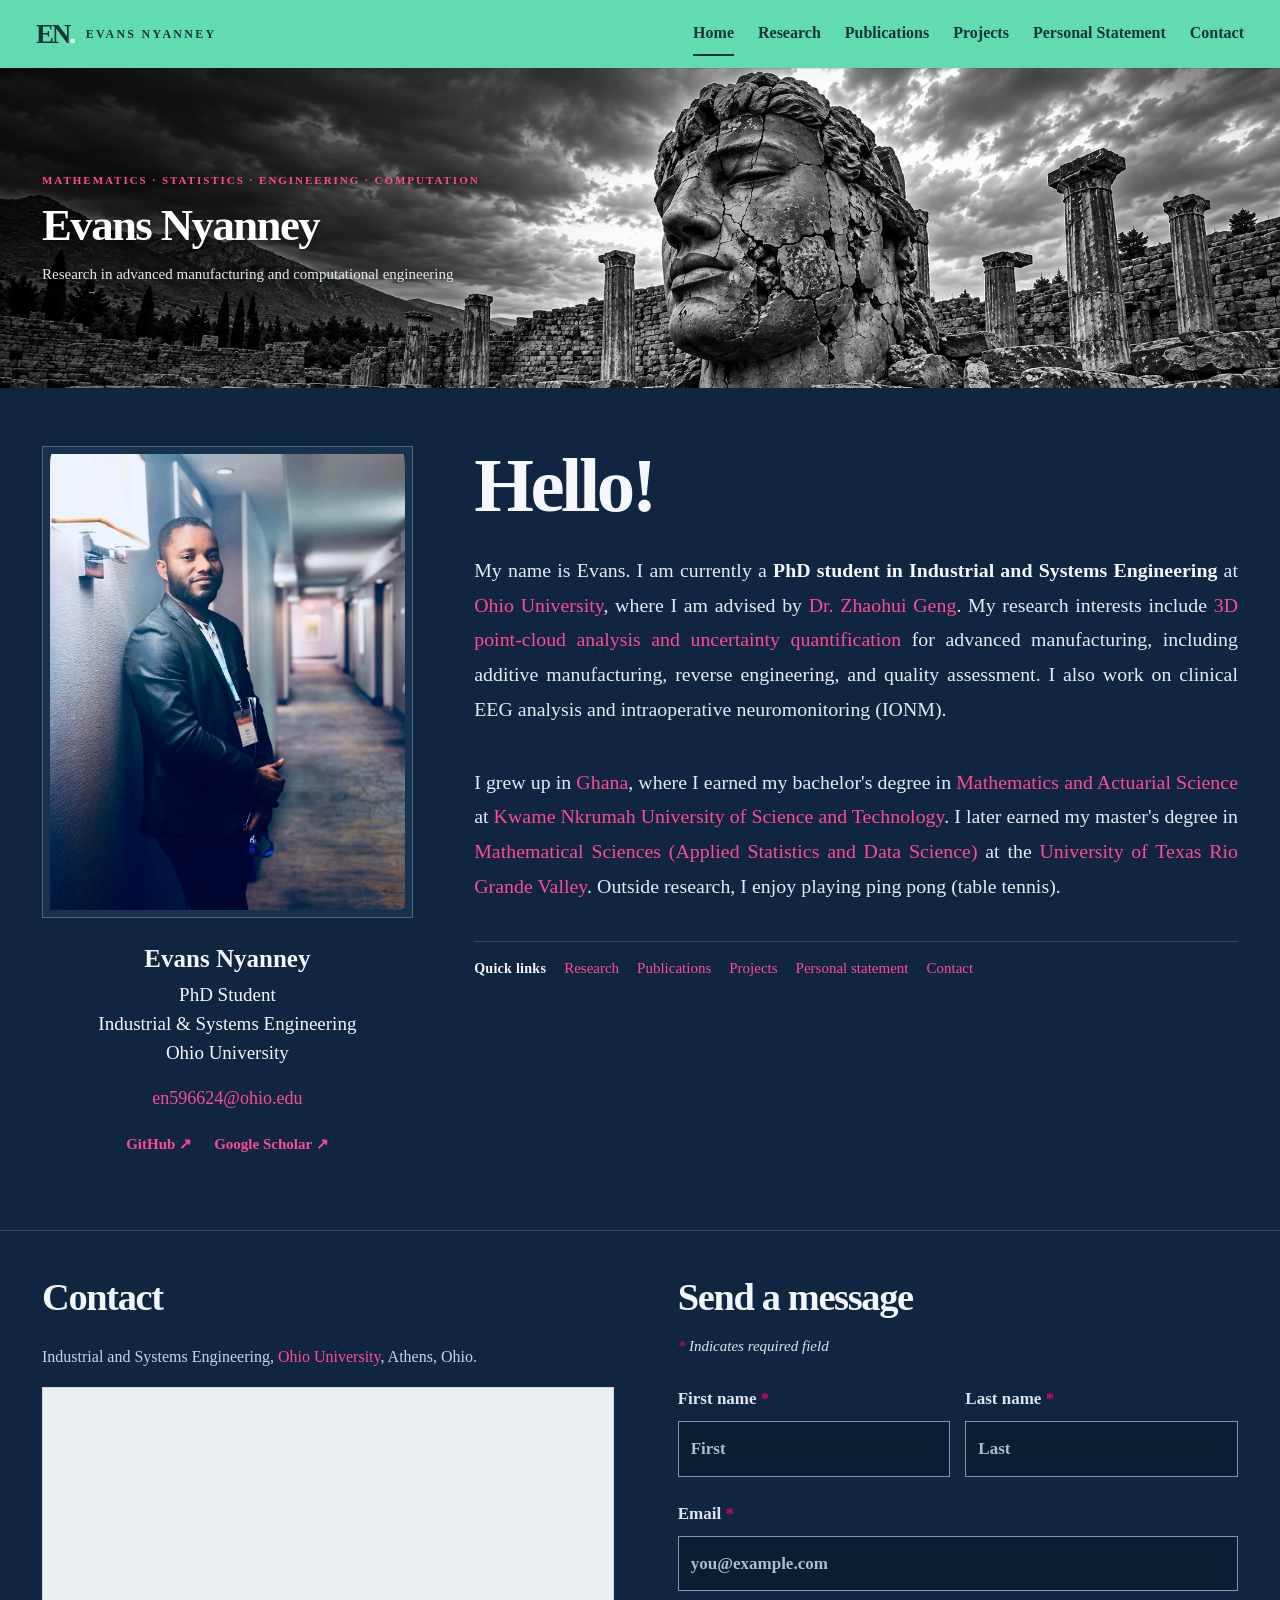
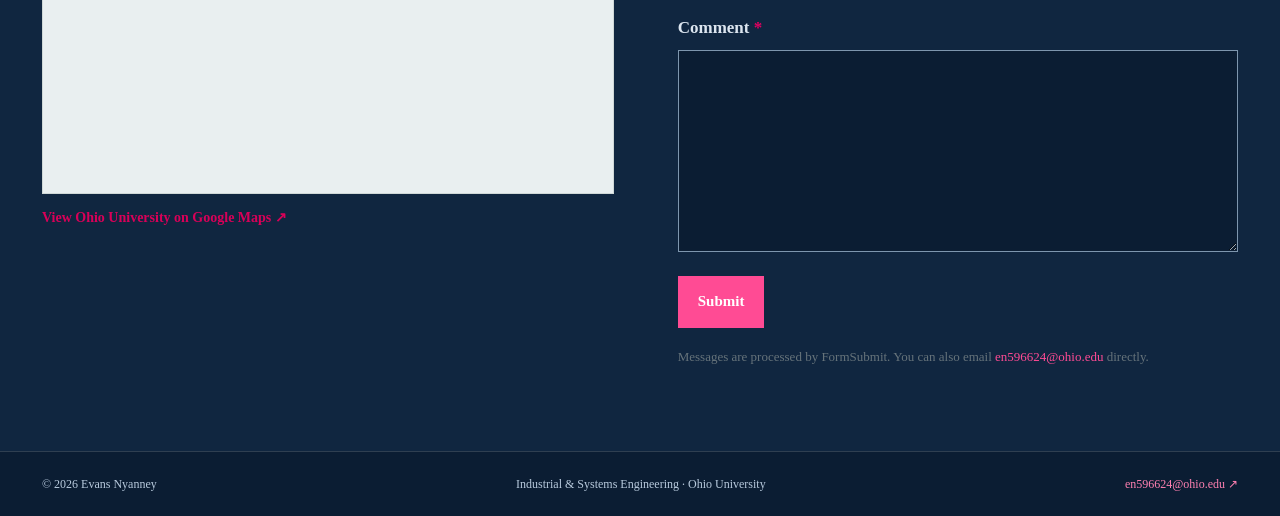
<file: index.html>
<!DOCTYPE html>

<html lang="en"><head><meta charset="utf-8"/><meta content="width=device-width, initial-scale=1" name="viewport"/><meta content="#60dcb0" name="theme-color"/><meta content="Evans Nyanney — academic research in advanced manufacturing, 3D point clouds, applied statistics, and computational engineering." name="description"/><title>Home | Evans Nyanney</title><link href="styles.css?v=20261019-3" rel="stylesheet"/><link href="typography.css?v=1" rel="stylesheet"/><link href="navy-theme.css?v=1" rel="stylesheet"/></head><body class="home-page">
<a class="skip-link" href="#content">Skip to main content</a>
<header class="topbar"><div class="top-inner"><a aria-label="Evans Nyanney, homepage" class="brand" href="index.html"><span class="brand-mark">EN<span class="dot">.</span></span><span class="brand-name">EVANS NYANNEY</span></a><nav aria-label="Primary navigation" class="home-navigation" id="navlinks"><a aria-current="page" class="active" href="index.html">Home</a><a href="research.html">Research</a><a href="publications.html">Publications</a><a href="projects.html">Projects</a><a href="personal-statement.html">Personal Statement</a><a href="contact.html">Contact</a></nav></div></header>
<section aria-label="Research banner" class="home-masthead" style="position:relative;overflow:hidden;width:100%;aspect-ratio:4/1;background:#172126"><img class="home-masthead-image" src="assets/home-sculpture-wide.png" alt="" width="2172" height="724" fetchpriority="high" style="display:block;width:100%;height:100%;object-fit:cover;object-position:center center"/><div class="home-masthead-content wrap" style="position:absolute;inset:0;display:flex;align-items:center"><div class="home-masthead-text"><p class="eyebrow light">MATHEMATICS · STATISTICS · ENGINEERING · COMPUTATION</p><h1>Evans Nyanney</h1><p>Research in advanced manufacturing and computational engineering</p></div></div></section><main id="content"><section class="home-intro wrap"><aside class="identity"><div class="profile-art"><img alt="Evans Nyanney at a conference" decoding="async" fetchpriority="high" height="1502" src="assets/EVANS.jpg" width="1170"/></div><h2>Evans Nyanney</h2><p class="role">PhD Student<br/>Industrial &amp; Systems Engineering<br/>Ohio University</p><p class="email-line"><a href="mailto:en596624@ohio.edu">en596624@ohio.edu</a></p><div class="social-links"><a href="https://github.com/evansnyanney" rel="noopener noreferrer" target="_blank">GitHub ↗</a><a href="https://scholar.google.com/citations?user=vQ40ShMAAAAJ" rel="noopener noreferrer" target="_blank">Google Scholar ↗</a></div></aside>
<div class="welcome">
<h2>Hello!</h2>
<p class="intro-lead">My name is Evans. I am currently a <strong>PhD student in Industrial and Systems Engineering</strong> at <a href="https://www.ohio.edu/">Ohio University</a>, where I am advised by <span class="bio-highlight">Dr. Zhaohui Geng</span>. My research interests include <span class="bio-highlight">3D point-cloud analysis and uncertainty quantification</span> for advanced manufacturing, including additive manufacturing, reverse engineering, and quality assessment. I also work on clinical EEG analysis and intraoperative neuromonitoring (IONM).</p>
<p class="academic-journey">I grew up in <span class="bio-highlight">Ghana</span>, where I earned my bachelor's degree in <span class="bio-highlight">Mathematics and Actuarial Science</span> at <a href="https://www.knust.edu.gh/">Kwame Nkrumah University of Science and Technology</a>. I later earned my master's degree in <span class="bio-highlight">Mathematical Sciences (Applied Statistics and Data Science)</span> at the <a href="https://www.utrgv.edu/">University of Texas Rio Grande Valley</a>. Outside research, I enjoy playing ping pong (table tennis).</p>
<nav aria-label="Quick navigation" class="quick"><h3>Quick links</h3><ul><li><a href="research.html">Research</a></li><li><a href="publications.html">Publications</a></li><li><a href="projects.html">Projects</a></li><li><a href="personal-statement.html">Personal statement</a></li><li><a href="contact.html">Contact</a></li></ul></nav>
</div></section>
<section aria-labelledby="home-contact-heading" class="home-contact" id="contact">
<div class="wrap home-contact-inner">
<div class="campus-location">
<h2 class="section-title" id="home-contact-heading">Contact</h2>
<p class="campus-description">Industrial and Systems Engineering, <a href="https://www.ohio.edu/" rel="noopener noreferrer" target="_blank">Ohio University</a>, Athens, Ohio.</p>
<div class="map-shell">
<iframe allowfullscreen="" loading="lazy" referrerpolicy="no-referrer-when-downgrade" src="https://www.google.com/maps?q=Ohio%20University%2C%20Athens%2C%20Ohio&amp;z=15&amp;output=embed" title="Map showing Ohio University in Athens, Ohio"></iframe>
</div>
<a class="map-external" href="https://www.google.com/maps/search/?api=1&amp;query=Ohio+University+Athens+Ohio" rel="noopener noreferrer" target="_blank">View Ohio University on Google Maps ↗</a>
</div>
<div class="home-contact-form">
<h2 class="section-title">Send a message</h2>
<p class="required-note"><span>*</span> Indicates required field</p>
<form id="email-form" action="https://formsubmit.co/ajax/en596624@ohio.edu" method="post"><span hidden style="display:none!important"><input type="text" name="_honey" tabindex="-1" autocomplete="off" aria-hidden="true"/></span>
<div class="field-row">
<label>First name <span class="required">*</span><input autocomplete="given-name" id="sender-firstname" name="firstname" placeholder="First" required=""/></label>
<label>Last name <span class="required">*</span><input autocomplete="family-name" id="sender-lastname" name="lastname" placeholder="Last" required=""/></label>
</div>
<label>Email <span class="required">*</span><input autocomplete="email" id="sender-email" name="email" placeholder="you@example.com" required="" type="email"/></label>
<label>Comment <span class="required">*</span><textarea id="sender-message" name="message" required="" rows="6"></textarea></label>
<button class="send-button" type="submit">Submit</button>
<p class="form-status" role="status" aria-live="polite" aria-atomic="true"></p><p class="form-help">Messages are processed by FormSubmit. You can also email <a href="mailto:en596624@ohio.edu">en596624@ohio.edu</a> directly.</p>
</form>
</div>
</div>
</section>
</main>
<footer><div class="wrap footer-inner"><span>© 2026 Evans Nyanney</span><span>Industrial &amp; Systems Engineering · Ohio University</span><a href="mailto:en596624@ohio.edu">en596624@ohio.edu ↗</a></div></footer>
<script defer="" src="script.js?v=20261015-2"></script></body></html>
</file>
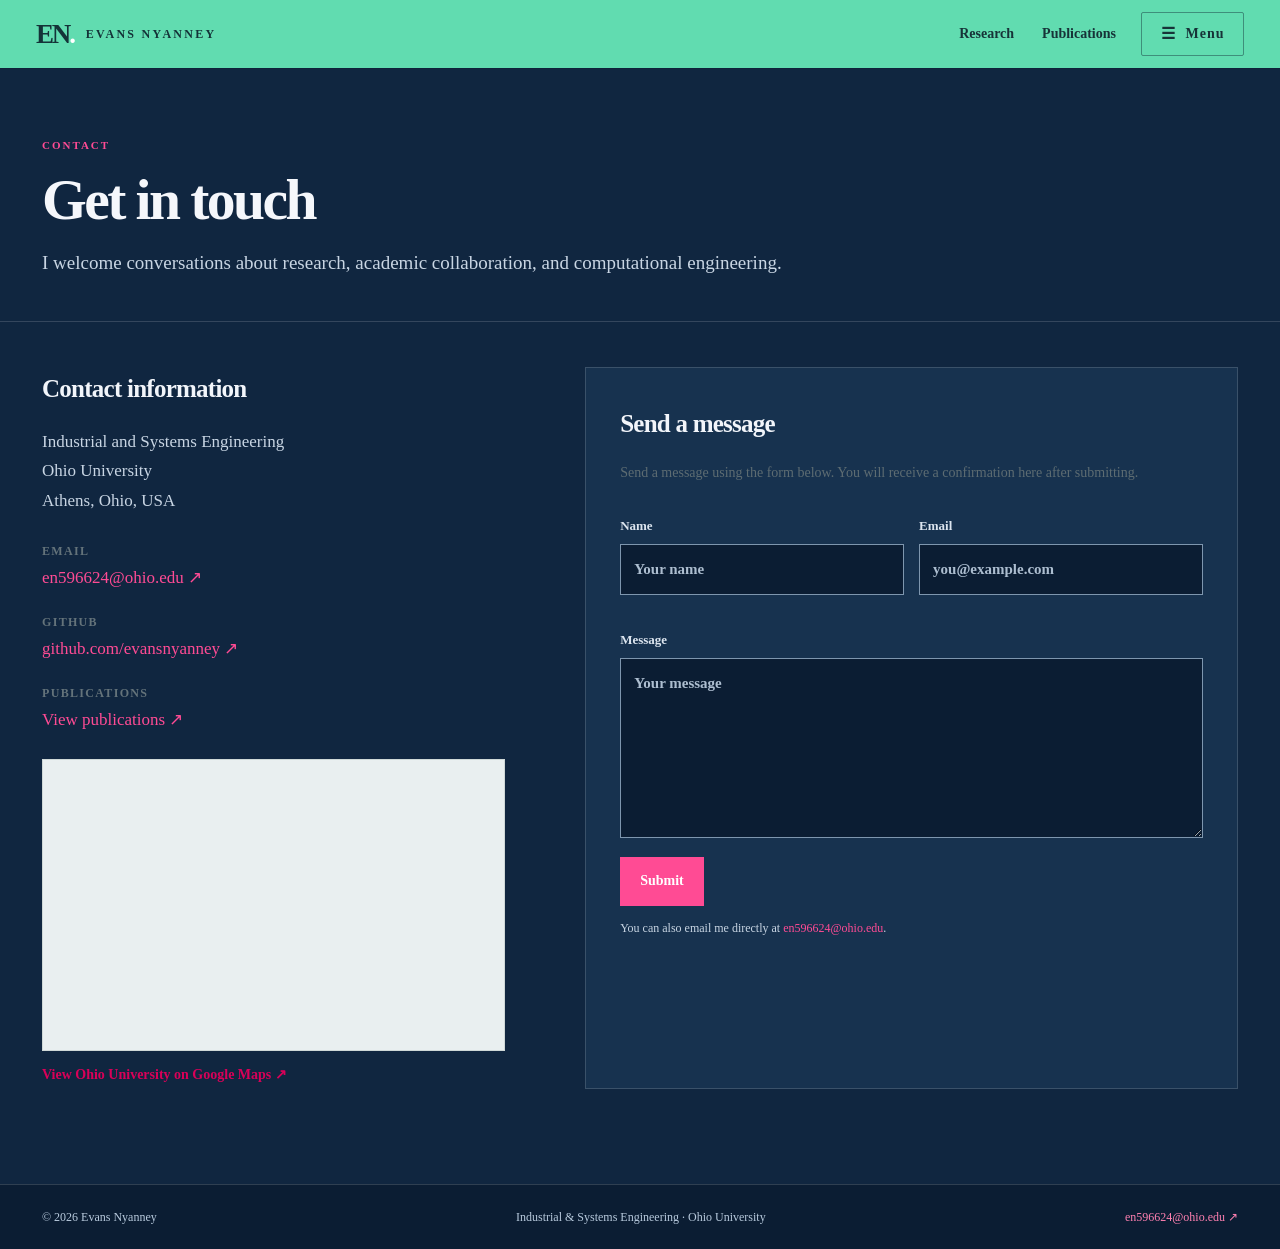
<file: contact.html>
<!DOCTYPE html>
<html lang="en"><head><meta charset="utf-8"/><meta content="width=device-width, initial-scale=1" name="viewport"/><meta content="#51cda8" name="theme-color"/><meta content="Evans Nyanney — academic research in advanced manufacturing, 3D point clouds, applied statistics, and computational engineering." name="description"/><title>Contact | Evans Nyanney</title><link href="styles.css?v=20261015-29" rel="stylesheet"/><link href="typography.css?v=1" rel="stylesheet"/><link href="navy-theme.css?v=1" rel="stylesheet"/></head><body>
<a class="skip-link" href="#content">Skip to main content</a>
<header class="topbar"><div class="top-inner"><a aria-label="Evans Nyanney, homepage" class="brand" href="index.html"><span class="brand-mark">EN<span class="dot">.</span></span><span class="brand-name">EVANS NYANNEY</span></a><nav class="desktop-priority" aria-label="Research shortcuts"><a href="research.html">Research</a><a href="publications.html">Publications</a></nav><button aria-controls="navlinks" aria-expanded="false" aria-label="Open site navigation menu" class="menu-toggle" title="Open navigation menu" type="button"><span aria-hidden="true" class="hamburger">☰</span> Menu</button><nav aria-label="Primary navigation" class="navlinks" id="navlinks"><a href="index.html">Home</a><a href="research.html">Research</a><a href="publications.html">Publications</a><a href="projects.html">Projects</a><a href="personal-statement.html">Personal Statement</a><a aria-current="page" class="active" href="contact.html">Contact</a></nav></div></header>
<main id="content"><section class="page-header wrap"><p class="eyebrow">CONTACT</p><h1>Get in touch</h1><p class="page-subtitle">I welcome conversations about research, academic collaboration, and computational engineering.</p></section><section class="page-content wrap contact-grid"><div class="contact-details"><h2>Contact information</h2><p class="small-muted">Industrial and Systems Engineering<br/>Ohio University<br/>Athens, Ohio, USA</p><dl><dt>Email</dt><dd><a href="mailto:en596624@ohio.edu">en596624@ohio.edu ↗</a></dd><dt>GitHub</dt><dd><a href="https://github.com/evansnyanney" rel="noopener noreferrer" target="_blank">github.com/evansnyanney ↗</a></dd><dt>Publications</dt><dd><a href="publications.html">View publications ↗</a></dd></dl><div class="contact-page-map"><div class="map-shell"><iframe allowfullscreen="" loading="lazy" referrerpolicy="no-referrer-when-downgrade" src="https://www.google.com/maps?q=Ohio%20University%2C%20Athens%2C%20Ohio&amp;z=15&amp;output=embed" title="Map showing Ohio University in Athens, Ohio"></iframe></div><a class="map-external" href="https://www.google.com/maps/search/?api=1&amp;query=Ohio+University+Athens+Ohio" rel="noopener noreferrer" target="_blank">View Ohio University on Google Maps ↗</a></div></div><div class="email-panel"><h2>Send a message</h2><p>Send a message using the form below. You will receive a confirmation here after submitting.</p><form id="email-form" action="https://formsubmit.co/ajax/en596624@ohio.edu" method="post"><span hidden style="display:none!important"><input type="text" name="_honey" tabindex="-1" autocomplete="off" aria-hidden="true"/></span><div class="field-row"><label>Name<input autocomplete="name" id="sender-name" name="name" placeholder="Your name" required="" type="text"/></label><label>Email<input autocomplete="email" id="sender-email" name="email" placeholder="you@example.com" required="" type="email"/></label></div><label>Message<textarea id="sender-message" name="message" placeholder="Your message" required="" rows="6"></textarea></label><button class="send-button" type="submit">Submit</button><p class="form-status" role="status" aria-live="polite" aria-atomic="true"></p><p class="form-help">You can also email me directly at <a href="mailto:en596624@ohio.edu">en596624@ohio.edu</a>.</p></form></div></section></main>
<footer><div class="wrap footer-inner"><span>© 2026 Evans Nyanney</span><span>Industrial &amp; Systems Engineering · Ohio University</span><a href="mailto:en596624@ohio.edu">en596624@ohio.edu ↗</a></div></footer>
<script defer="" src="script.js?v=20261015-2"></script></body></html>
</file>
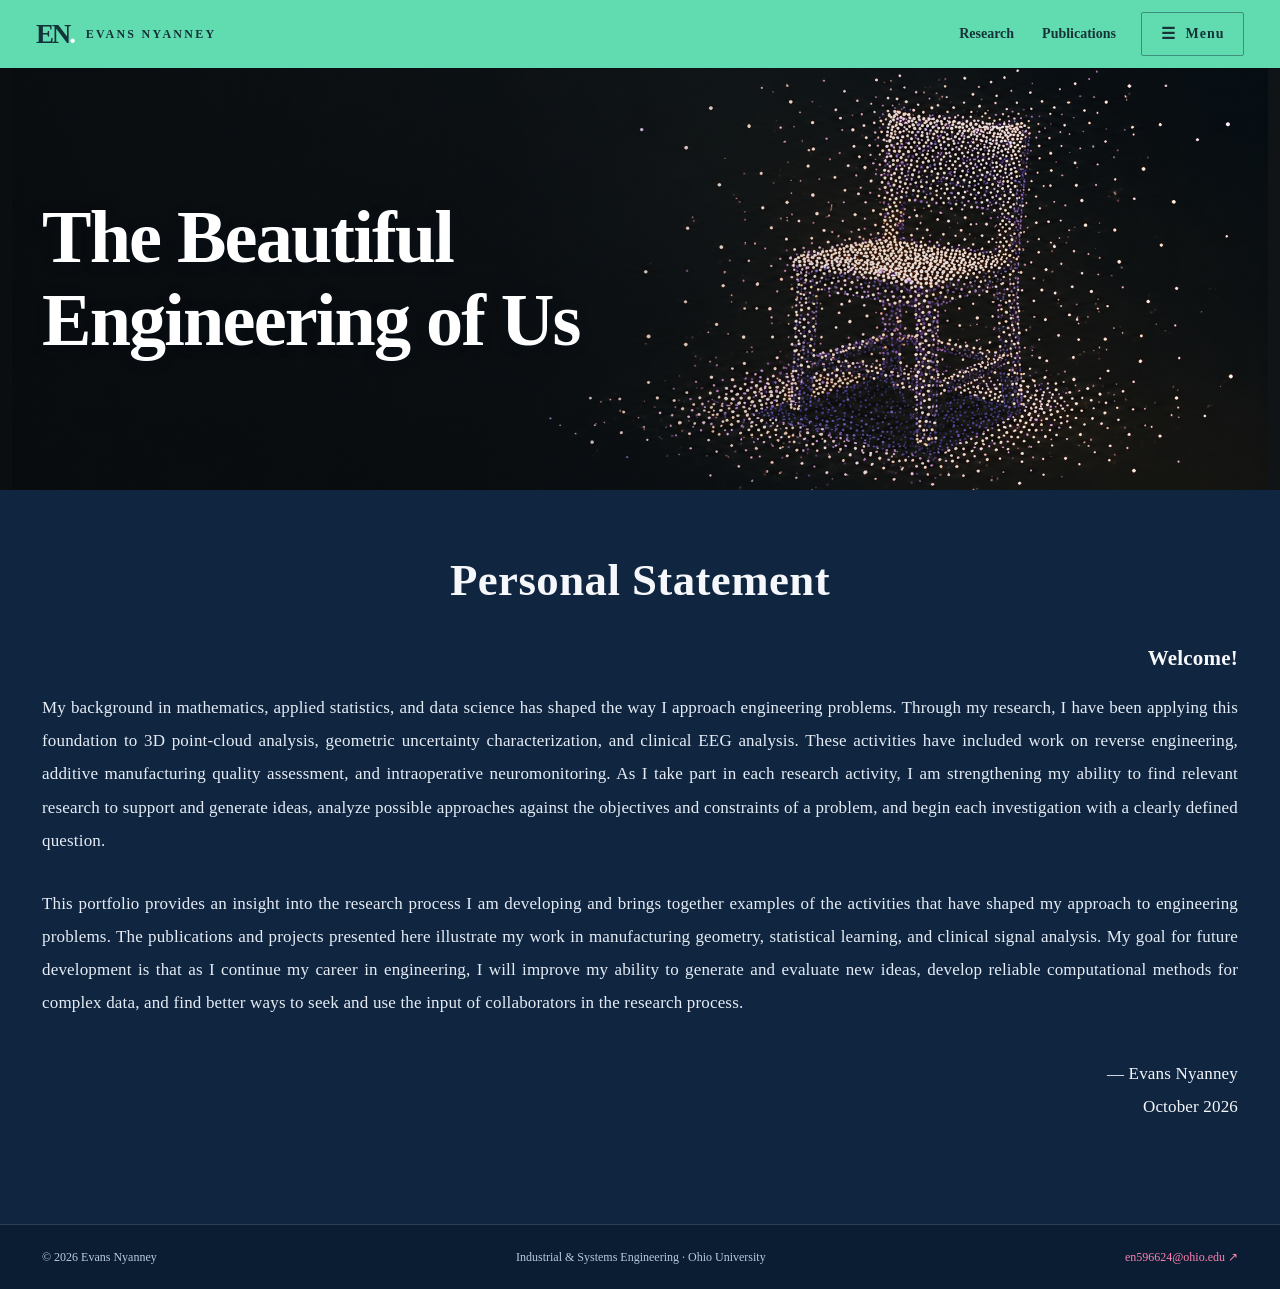
<file: personal-statement.html>
<!DOCTYPE html>
<html lang="en"><head><meta charset="utf-8"/><meta content="width=device-width, initial-scale=1" name="viewport"/><meta content="#51cda8" name="theme-color"/><meta content="Evans Nyanney — academic research in advanced manufacturing, 3D point clouds, applied statistics, and computational engineering." name="description"/><title>Personal Statement | Evans Nyanney</title><link href="styles.css?v=20261015-29" rel="stylesheet"/><link href="personal-banner.css?v=7" rel="stylesheet"/><link href="typography.css?v=1" rel="stylesheet"/><link href="navy-theme.css?v=1" rel="stylesheet"/></head><body class="statement-page">
<a class="skip-link" href="#content">Skip to main content</a>
<header class="topbar"><div class="top-inner"><a aria-label="Evans Nyanney, homepage" class="brand" href="index.html"><span class="brand-mark">EN<span class="dot">.</span></span><span class="brand-name">EVANS NYANNEY</span></a><nav class="desktop-priority" aria-label="Research shortcuts"><a href="research.html">Research</a><a href="publications.html">Publications</a></nav><button aria-controls="navlinks" aria-expanded="false" aria-label="Open site navigation menu" class="menu-toggle" title="Open navigation menu" type="button"><span aria-hidden="true" class="hamburger">☰</span> Menu</button><nav aria-label="Primary navigation" class="navlinks" id="navlinks"><a href="index.html">Home</a><a href="research.html">Research</a><a href="publications.html">Publications</a><a href="projects.html">Projects</a><a aria-current="page" class="active" href="personal-statement.html">Personal Statement</a><a href="contact.html">Contact</a></nav></div></header>
<main id="content"><section class="statement-banner" aria-label="Personal statement banner"><img class="statement-banner-image" src="assets/point-cloud-chair.png" alt="" width="2172" height="724" fetchpriority="high"/><h1>The Beautiful<br/>Engineering of Us</h1></section><section class="page-header wrap"><h2>Personal Statement</h2></section><section class="page-content wrap"><article class="statement"><p class="welcome-note">Welcome!</p>
<p>My background in mathematics, applied statistics, and data science has shaped the way I approach engineering problems. Through my research, I have been applying this foundation to 3D point-cloud analysis, geometric uncertainty characterization, and clinical EEG analysis. These activities have included work on reverse engineering, additive manufacturing quality assessment, and intraoperative neuromonitoring. As I take part in each research activity, I am strengthening my ability to find relevant research to support and generate ideas, analyze possible approaches against the objectives and constraints of a problem, and begin each investigation with a clearly defined question.</p>
<p>This portfolio provides an insight into the research process I am developing and brings together examples of the activities that have shaped my approach to engineering problems. The publications and projects presented here illustrate my work in manufacturing geometry, statistical learning, and clinical signal analysis. My goal for future development is that as I continue my career in engineering, I will improve my ability to generate and evaluate new ideas, develop reliable computational methods for complex data, and find better ways to seek and use the input of collaborators in the research process.</p>
<p class="signature">&mdash; Evans Nyanney<br/><span class="statement-date">October 2026</span></p></article></section></main>
<footer><div class="wrap footer-inner"><span>© 2026 Evans Nyanney</span><span>Industrial &amp; Systems Engineering · Ohio University</span><a href="mailto:en596624@ohio.edu">en596624@ohio.edu ↗</a></div></footer>
<script defer="" src="script.js"></script></body></html>
</file>
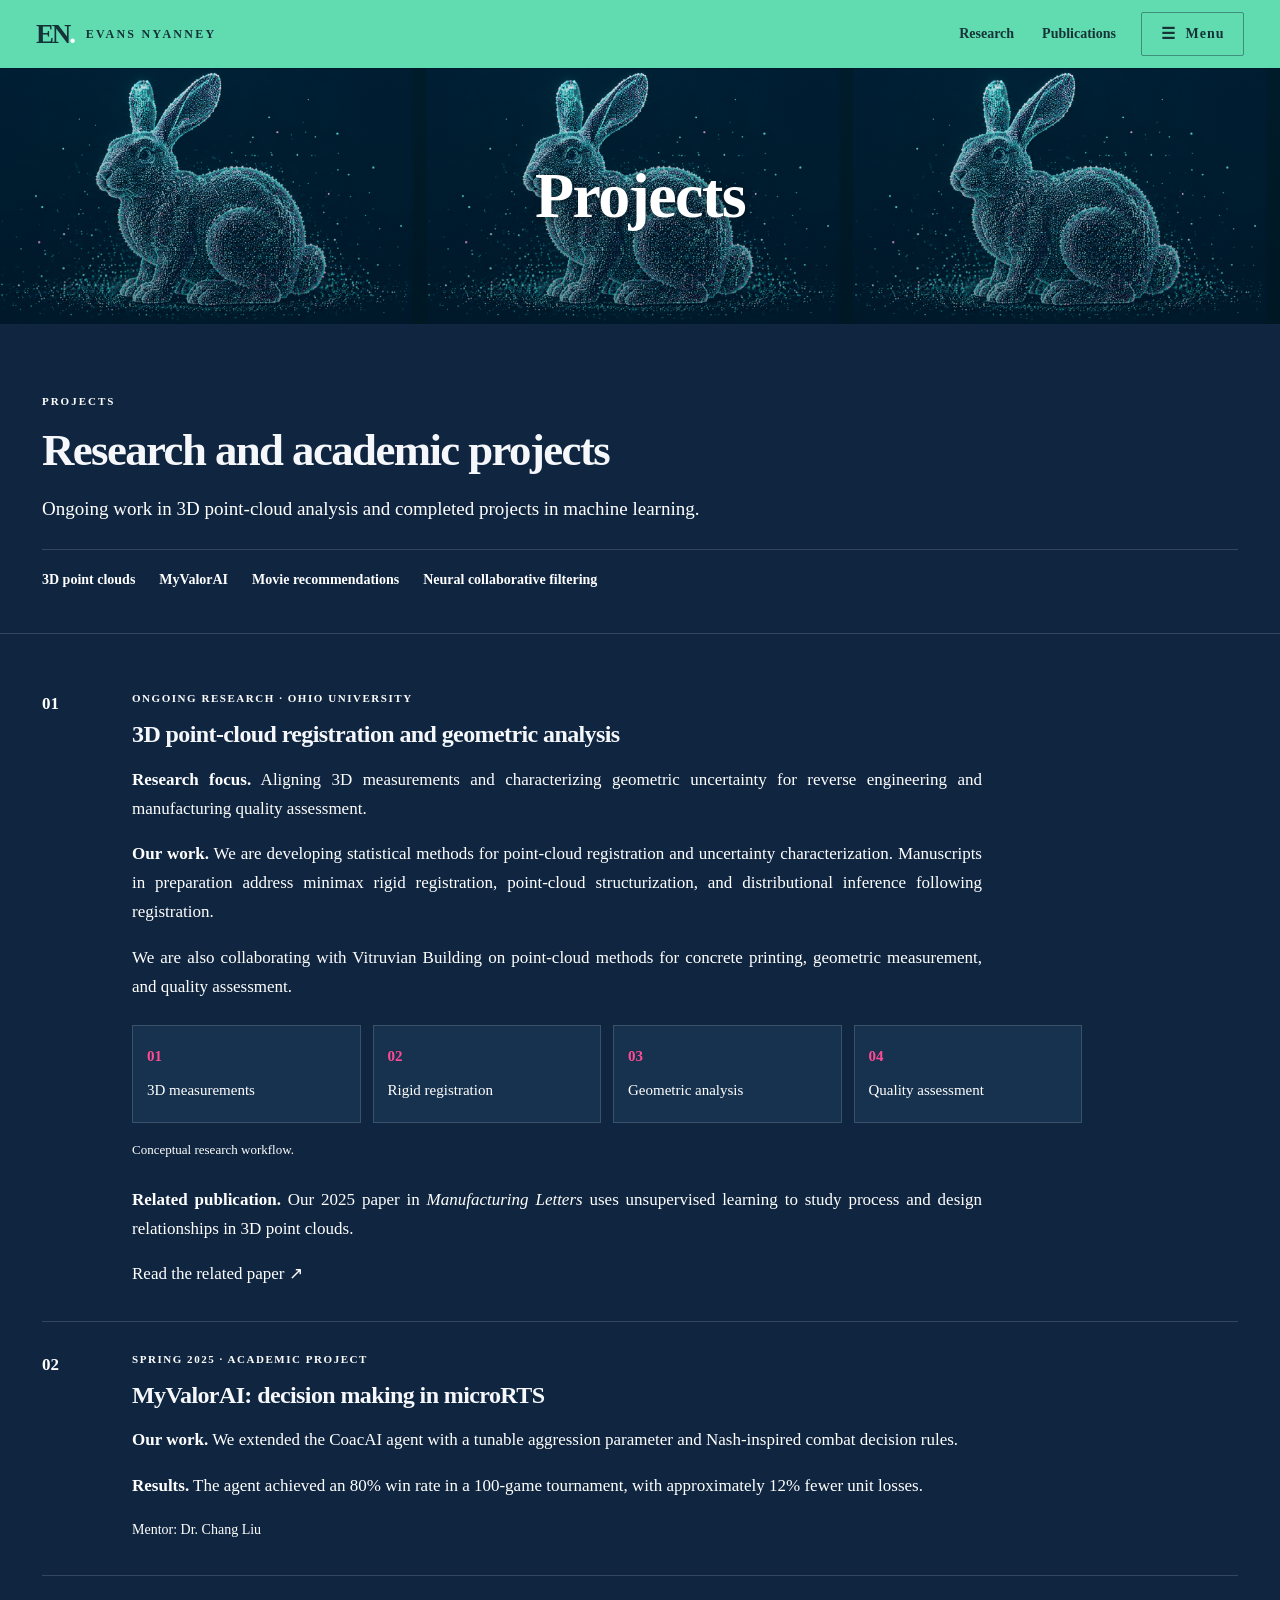
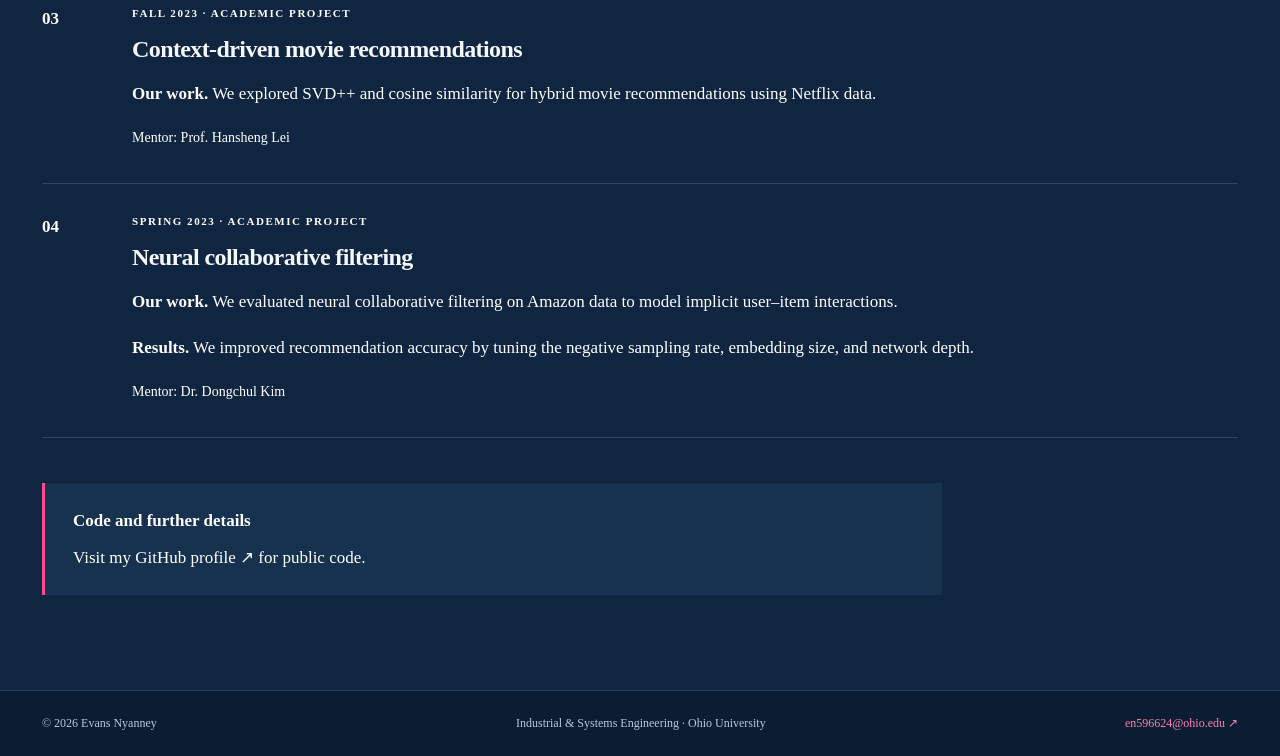
<file: projects.html>
<!DOCTYPE html>
<html lang="en"><head><meta charset="utf-8"/><meta content="width=device-width, initial-scale=1" name="viewport"/><meta content="#51cda8" name="theme-color"/><meta content="Evans Nyanney — academic research in advanced manufacturing, 3D point clouds, applied statistics, and computational engineering." name="description"/><title>Projects | Evans Nyanney</title><link href="styles.css?v=20261015-29" rel="stylesheet"/><link href="typography.css?v=1" rel="stylesheet"/><link href="navy-theme.css?v=2" rel="stylesheet"/></head><body class="projects-page">
<a class="skip-link" href="#content">Skip to main content</a>
<header class="topbar"><div class="top-inner"><a aria-label="Evans Nyanney, homepage" class="brand" href="index.html"><span class="brand-mark">EN<span class="dot">.</span></span><span class="brand-name">EVANS NYANNEY</span></a><nav class="desktop-priority" aria-label="Research shortcuts"><a href="research.html">Research</a><a href="publications.html">Publications</a></nav><button aria-controls="navlinks" aria-expanded="false" aria-label="Open site navigation menu" class="menu-toggle" title="Open navigation menu" type="button"><span aria-hidden="true" class="hamburger">☰</span> Menu</button><nav aria-label="Primary navigation" class="navlinks" id="navlinks"><a href="index.html">Home</a><a href="research.html">Research</a><a href="publications.html">Publications</a><a aria-current="page" class="active" href="projects.html">Projects</a><a href="personal-statement.html">Personal Statement</a><a href="contact.html">Contact</a></nav></div></header>
<main id="content"><section class="projects-banner" aria-label="Point-cloud bunny banner"><div class="projects-bunnies" aria-hidden="true"><span><img src="assets/stanford-bunny-banner.png" alt="" width="2172" height="724" decoding="async"/></span><span><img src="assets/stanford-bunny-banner.png" alt="" width="2172" height="724" decoding="async"/></span><span><img src="assets/stanford-bunny-banner.png" alt="" width="2172" height="724" decoding="async"/></span></div><div class="projects-banner-title"><h1>Projects</h1></div></section><section class="page-header wrap"><p class="eyebrow">PROJECTS</p><h2>Research and academic projects</h2><p class="page-subtitle">Ongoing work in 3D point-cloud analysis and completed projects in machine learning.</p><nav class="project-jump-links" aria-label="Jump to a project"><a href="#point-cloud">3D point clouds</a><a href="#myvalorai">MyValorAI</a><a href="#movie-recommendations">Movie recommendations</a><a href="#neural-filtering">Neural collaborative filtering</a></nav></section>
<section class="page-content wrap">
<article class="topic" id="point-cloud"><span class="topic-num">01</span><div><p class="topic-tag">ONGOING RESEARCH &middot; OHIO UNIVERSITY</p><h2>3D point-cloud registration and geometric analysis</h2><p><strong>Research focus.</strong> Aligning 3D measurements and characterizing geometric uncertainty for reverse engineering and manufacturing quality assessment.</p><p><strong>Our work.</strong> We are developing statistical methods for point-cloud registration and uncertainty characterization. Manuscripts in preparation address minimax rigid registration, point-cloud structurization, and distributional inference following registration.</p><p>We are also collaborating with Vitruvian Building on point-cloud methods for concrete printing, geometric measurement, and quality assessment.</p><figure class="workflow"><ol><li>3D measurements</li><li>Rigid registration</li><li>Geometric analysis</li><li>Quality assessment</li></ol><figcaption>Conceptual research workflow.</figcaption></figure><p><strong>Related publication.</strong> Our 2025 paper in <em>Manufacturing Letters</em> uses unsupervised learning to study process and design relationships in 3D point clouds.</p><a href="https://doi.org/10.1016/j.mfglet.2025.06.169" target="_blank" rel="noopener noreferrer">Read the related paper &#8599;</a></div></article>
<article class="topic" id="myvalorai"><span class="topic-num">02</span><div><p class="topic-tag">SPRING 2025 &middot; ACADEMIC PROJECT</p><h2>MyValorAI: decision making in microRTS</h2><p><strong>Our work.</strong> We extended the CoacAI agent with a tunable aggression parameter and Nash-inspired combat decision rules.</p><p><strong>Results.</strong> The agent achieved an 80% win rate in a 100-game tournament, with approximately 12% fewer unit losses.</p><p class="project-mentor">Mentor: Dr. Chang Liu</p></div></article>
<article class="topic" id="movie-recommendations"><span class="topic-num">03</span><div><p class="topic-tag">FALL 2023 &middot; ACADEMIC PROJECT</p><h2>Context-driven movie recommendations</h2><p><strong>Our work.</strong> We explored SVD++ and cosine similarity for hybrid movie recommendations using Netflix data.</p><p class="project-mentor">Mentor: Prof. Hansheng Lei</p></div></article>
<article class="topic" id="neural-filtering"><span class="topic-num">04</span><div><p class="topic-tag">SPRING 2023 &middot; ACADEMIC PROJECT</p><h2>Neural collaborative filtering</h2><p><strong>Our work.</strong> We evaluated neural collaborative filtering on Amazon data to model implicit user&ndash;item interactions.</p><p><strong>Results.</strong> We improved recommendation accuracy by tuning the negative sampling rate, embedding size, and network depth.</p><p class="project-mentor">Mentor: Dr. Dongchul Kim</p></div></article>
<div class="note-link"><strong>Code and further details</strong><p>Visit my <a href="https://github.com/evansnyanney" target="_blank" rel="noopener noreferrer">GitHub profile &#8599;</a> for public code.</p></div>
</section></main>
<footer><div class="wrap footer-inner"><span>© 2026 Evans Nyanney</span><span>Industrial &amp; Systems Engineering · Ohio University</span><a href="mailto:en596624@ohio.edu">en596624@ohio.edu ↗</a></div></footer>
<script defer="" src="script.js"></script></body></html>
</file>
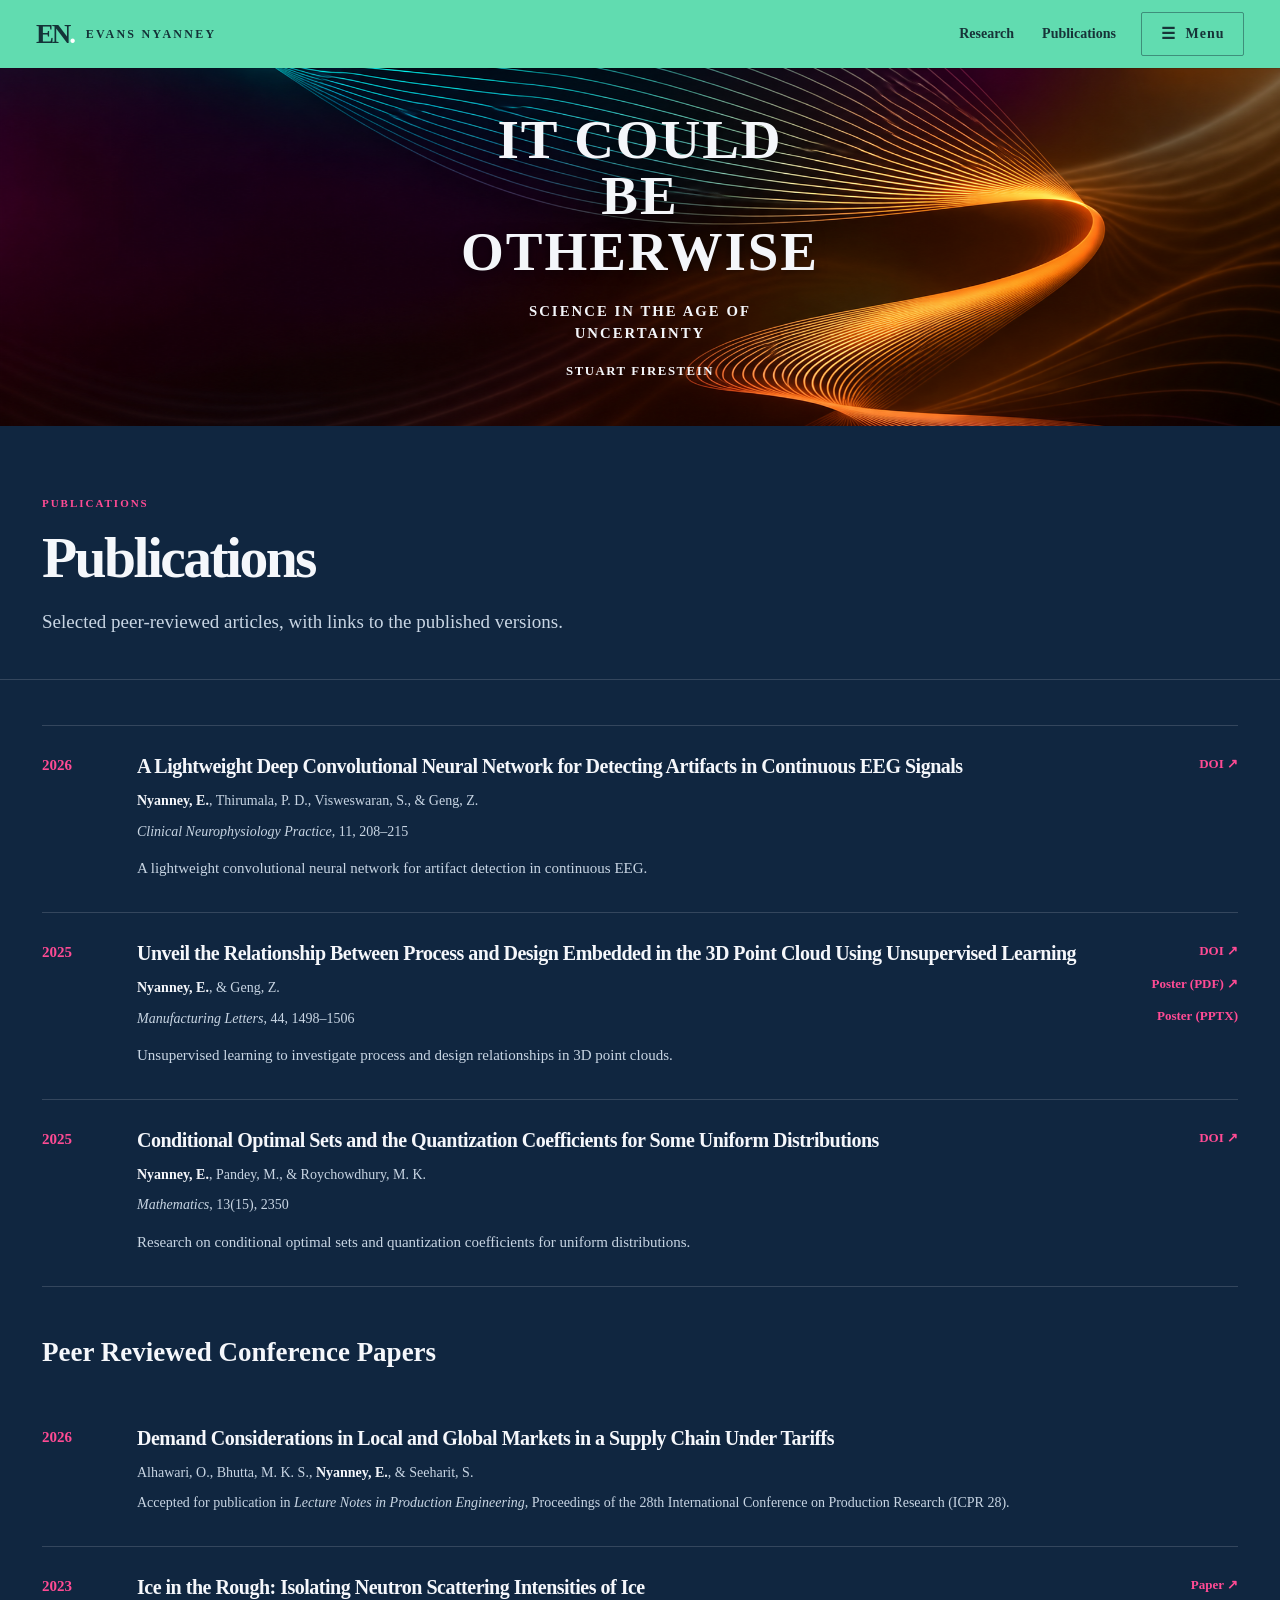
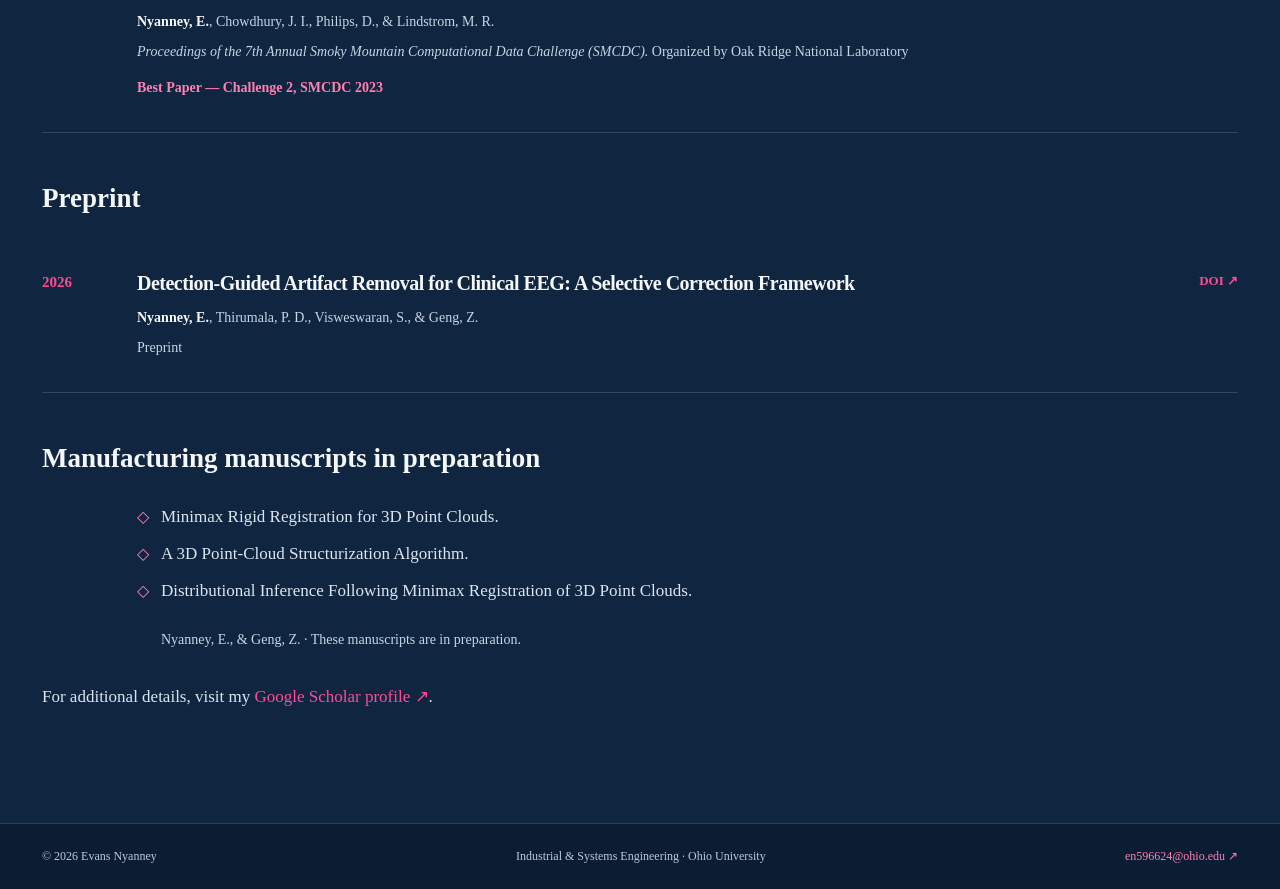
<file: publications.html>
<!DOCTYPE html>
<html lang="en"><head><meta charset="utf-8"/><meta content="width=device-width, initial-scale=1" name="viewport"/><meta content="#51cda8" name="theme-color"/><meta content="Evans Nyanney — academic research in advanced manufacturing, 3D point clouds, applied statistics, and computational engineering." name="description"/><title>Publications | Evans Nyanney</title><link href="styles.css?v=20261016-3" rel="stylesheet"/><link href="typography.css?v=1" rel="stylesheet"/><link href="navy-theme.css?v=1" rel="stylesheet"/></head><body>
<a class="skip-link" href="#content">Skip to main content</a>
<header class="topbar"><div class="top-inner"><a aria-label="Evans Nyanney, homepage" class="brand" href="index.html"><span class="brand-mark">EN<span class="dot">.</span></span><span class="brand-name">EVANS NYANNEY</span></a><nav class="desktop-priority" aria-label="Research shortcuts"><a href="research.html">Research</a><a href="publications.html">Publications</a></nav><button aria-controls="navlinks" aria-expanded="false" aria-label="Open site navigation menu" class="menu-toggle" title="Open navigation menu" type="button"><span aria-hidden="true" class="hamburger">☰</span> Menu</button><nav aria-label="Primary navigation" class="navlinks" id="navlinks"><a href="index.html">Home</a><a href="research.html">Research</a><a aria-current="page" class="active" href="publications.html">Publications</a><a href="projects.html">Projects</a><a href="personal-statement.html">Personal Statement</a><a href="contact.html">Contact</a></nav></div></header>
<main id="content"><section class="publications-cover-banner" aria-label="It could be otherwise, science in the age of uncertainty"><img src="assets/publications-uncertainty-banner.png" alt="" width="2172" height="724"/><div class="publications-cover-content wrap"><div><p class="publications-cover-title">It could<br/>be<br/>otherwise</p><p class="publications-cover-subtitle">Science in the age of<br/>uncertainty</p><p class="publications-cover-credit">Stuart Firestein</p></div></div></section><section class="page-header wrap"><p class="eyebrow">PUBLICATIONS</p><h1>Publications</h1><p class="page-subtitle">Selected peer-reviewed articles, with links to the published versions.</p></section><section class="page-content wrap"><div class="pub-list"><article class="pub"><span class="pub-year">2026</span><div><h2>A Lightweight Deep Convolutional Neural Network for Detecting Artifacts in Continuous EEG Signals</h2><p class="authors"><strong>Nyanney, E.</strong>, Thirumala, P. D., Visweswaran, S., &amp; Geng, Z.</p><p><em>Clinical Neurophysiology Practice</em>, 11, 208–215</p><p class="paper-summary">A lightweight convolutional neural network for artifact detection in continuous EEG.</p></div><a aria-label="Read article A Lightweight Deep Convolutional Neural Network for Detecting Artifacts in Continuous EEG Signals" href="https://doi.org/10.1016/j.cnp.2026.03.005" rel="noopener noreferrer" target="_blank">DOI ↗</a></article><article class="pub"><span class="pub-year">2025</span><div><h2>Unveil the Relationship Between Process and Design Embedded in the 3D Point Cloud Using Unsupervised Learning</h2><p class="authors"><strong>Nyanney, E.</strong>, &amp; Geng, Z.</p><p><em>Manufacturing Letters</em>, 44, 1498–1506</p><p class="paper-summary">Unsupervised learning to investigate process and design relationships in 3D point clouds.</p></div><div class="pub-resources"><a aria-label="Read article Unveil the Relationship Between Process and Design Embedded in the 3D Point Cloud Using Unsupervised Learning" href="https://doi.org/10.1016/j.mfglet.2025.06.169" rel="noopener noreferrer" target="_blank">DOI ↗</a><a href="assets/point-cloud-research-poster.pdf" target="_blank" rel="noopener noreferrer" aria-label="View research poster as PDF">Poster (PDF) &#8599;</a><a href="assets/EVANS_NYANNEY%20%281%29.pptx" download="Evans-Nyanney-Point-Cloud-Poster.pptx" aria-label="Download PowerPoint poster for Unveil the Relationship Between Process and Design">Poster (PPTX)</a></div></article><article class="pub"><span class="pub-year">2025</span><div><h2>Conditional Optimal Sets and the Quantization Coefficients for Some Uniform Distributions</h2><p class="authors"><strong>Nyanney, E.</strong>, Pandey, M., &amp; Roychowdhury, M. K.</p><p><em>Mathematics</em>, 13(15), 2350</p><p class="paper-summary">Research on conditional optimal sets and quantization coefficients for uniform distributions.</p></div><a aria-label="Read article Conditional Optimal Sets and the Quantization Coefficients for Some Uniform Distributions" href="https://doi.org/10.3390/math13152350" rel="noopener noreferrer" target="_blank">DOI ↗</a></article></div><h2 class="publication-section">Peer Reviewed Conference Papers</h2><article class="pub"><span class="pub-year">2026</span><div><h2>Demand Considerations in Local and Global Markets in a Supply Chain Under Tariffs</h2><p class="authors">Alhawari, O., Bhutta, M. K. S., <strong>Nyanney, E.</strong>, &amp; Seeharit, S.</p><p>Accepted for publication in <em>Lecture Notes in Production Engineering</em>, Proceedings of the 28th International Conference on Production Research (ICPR 28).</p></div></article><article class="pub"><span class="pub-year">2023</span><div><h2>Ice in the Rough: Isolating Neutron Scattering Intensities of Ice</h2><p class="authors"><strong>Nyanney, E.</strong>, Chowdhury, J. I., Philips, D., &amp; Lindstrom, M. R.</p><p><em>Proceedings of the 7th Annual Smoky Mountain Computational Data Challenge (SMCDC).</em> Organized by Oak Ridge National Laboratory</p><p class="publication-award">Best Paper &mdash; Challenge 2, SMCDC 2023</p></div><a href="https://osf.io/qgja6" target="_blank" rel="noopener noreferrer" aria-label="Read Ice in the Rough">Paper &#8599;</a></article><h2 class="publication-section">Preprint</h2><article class="pub"><span class="pub-year">2026</span><div><h2>Detection-Guided Artifact Removal for Clinical EEG: A Selective Correction Framework</h2><p class="authors"><strong>Nyanney, E.</strong>, Thirumala, P. D., Visweswaran, S., &amp; Geng, Z.</p><p>Preprint</p></div><a href="https://doi.org/10.64898/2026.02.12.26346128" target="_blank" rel="noopener noreferrer">DOI &#8599;</a></article><h2 class="publication-section">Manufacturing manuscripts in preparation</h2><div class="manuscript-details"><ul class="manuscript-titles"><li><span class="manuscript-diamond" aria-hidden="true">&#9671;</span><span>Minimax Rigid Registration for 3D Point Clouds.</span></li><li><span class="manuscript-diamond" aria-hidden="true">&#9671;</span><span>A 3D Point-Cloud Structurization Algorithm.</span></li><li><span class="manuscript-diamond" aria-hidden="true">&#9671;</span><span>Distributional Inference Following Minimax Registration of 3D Point Clouds.</span></li></ul><p>Nyanney, E., &amp; Geng, Z. &middot; These manuscripts are in preparation.</p></div><p class="after-list">For additional details, visit my <a href="https://scholar.google.com/citations?user=vQ40ShMAAAAJ" rel="noopener noreferrer" target="_blank">Google Scholar profile ↗</a>.</p></section></main>
<footer><div class="wrap footer-inner"><span>© 2026 Evans Nyanney</span><span>Industrial &amp; Systems Engineering · Ohio University</span><a href="mailto:en596624@ohio.edu">en596624@ohio.edu ↗</a></div></footer>
<script defer="" src="script.js"></script></body></html>
</file>
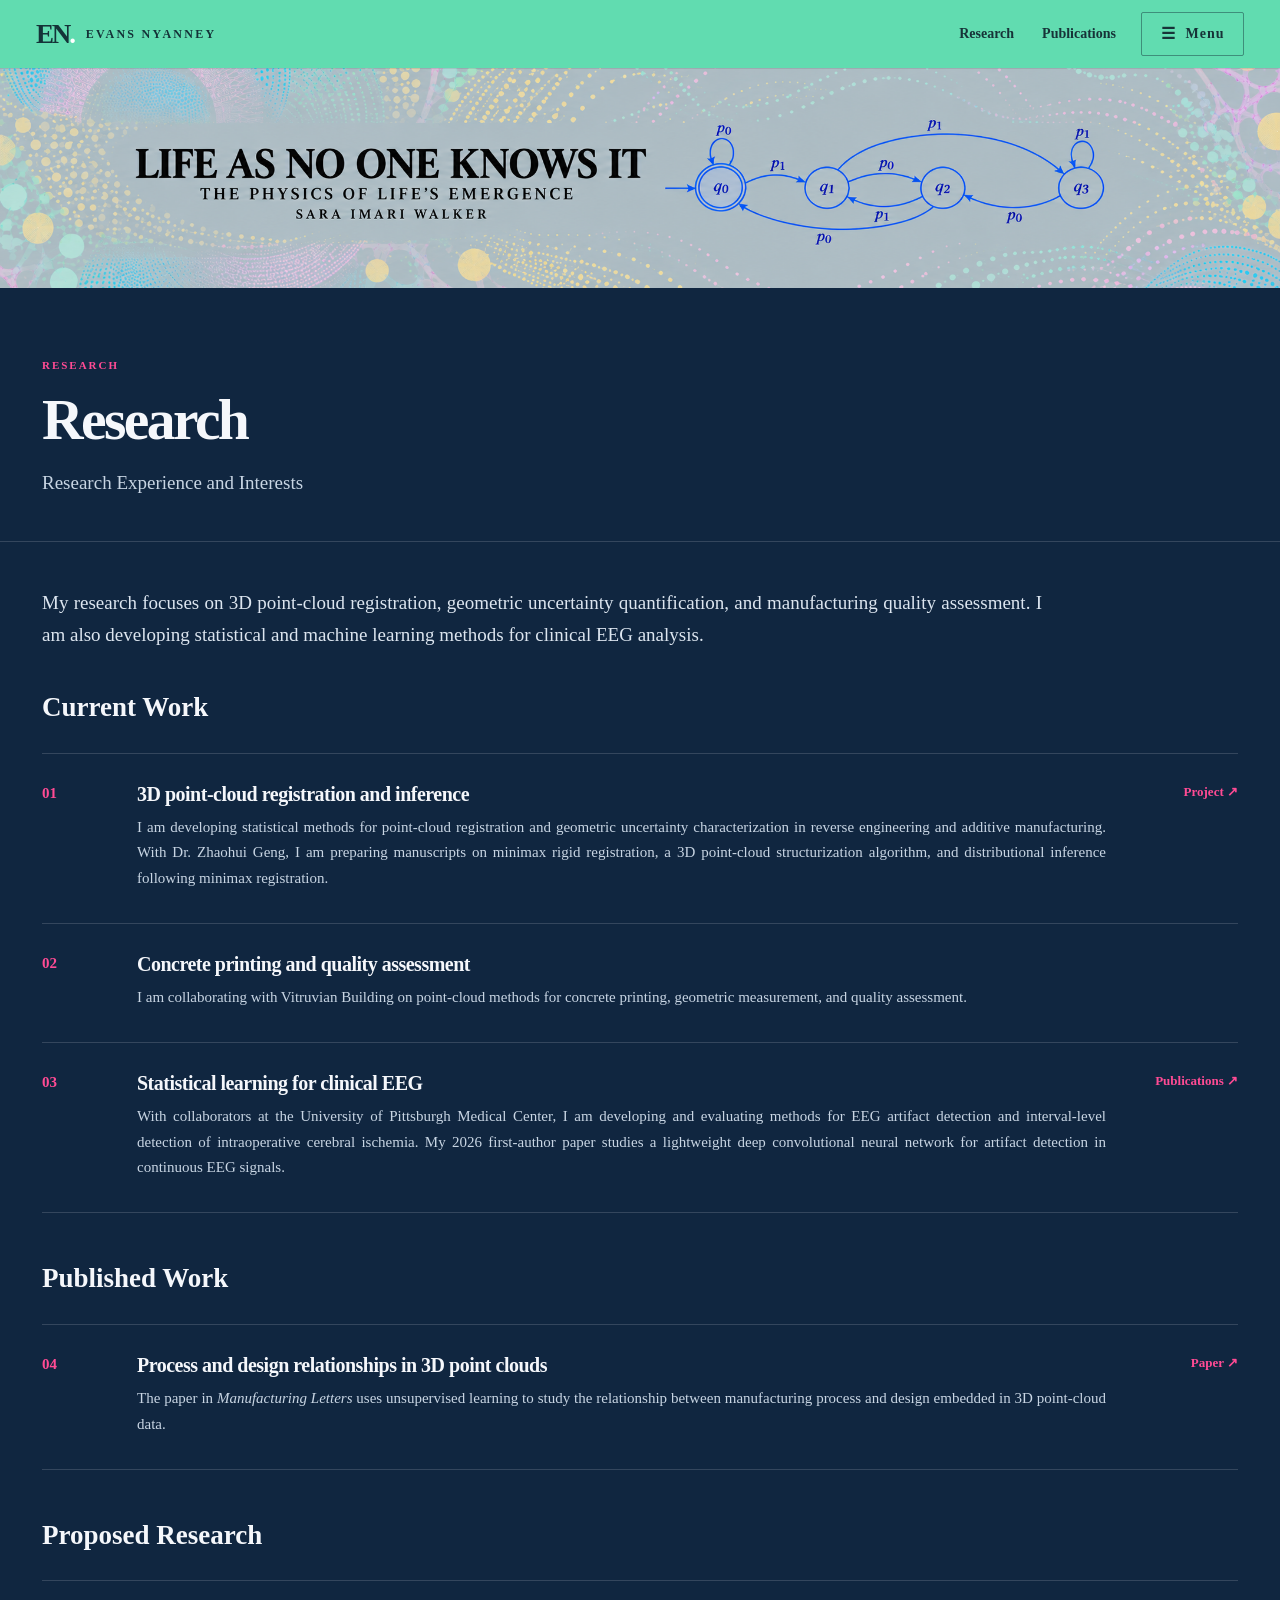
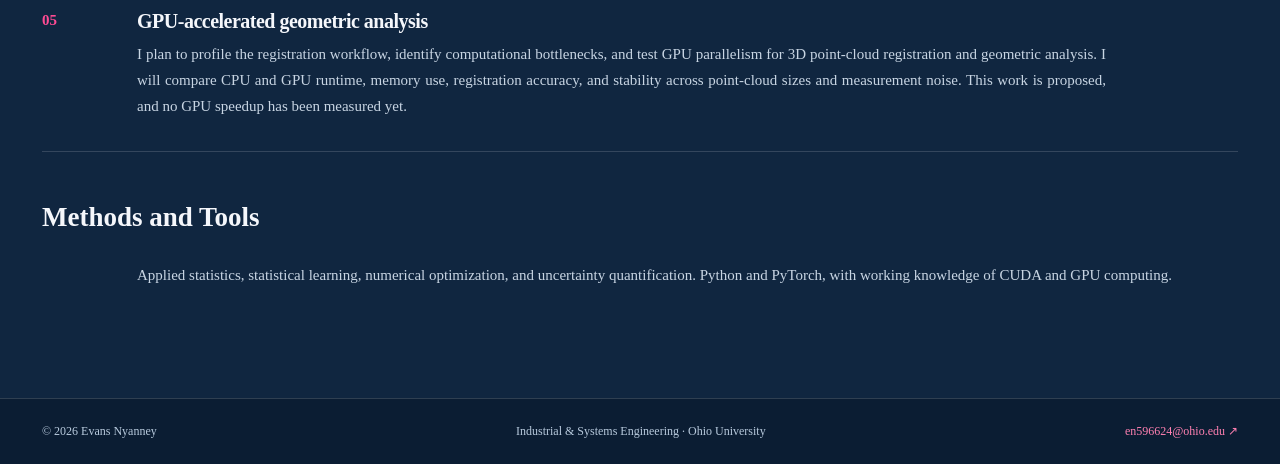
<file: research.html>
<!DOCTYPE html>
<html lang="en"><head><meta charset="utf-8"/><meta content="width=device-width, initial-scale=1" name="viewport"/><meta content="#51cda8" name="theme-color"/><meta content="Evans Nyanney — academic research in advanced manufacturing, 3D point clouds, applied statistics, and computational engineering." name="description"/><title>Research | Evans Nyanney</title><link href="styles.css?v=20261019-4" rel="stylesheet"/><link href="typography.css?v=1" rel="stylesheet"/><link href="research-layout.css?v=20261119-publication-layout" rel="stylesheet"/><link href="navy-theme.css?v=1" rel="stylesheet"/></head><body class="research-page">
<a class="skip-link" href="#content">Skip to main content</a>
<header class="topbar"><div class="top-inner"><a aria-label="Evans Nyanney, homepage" class="brand" href="index.html"><span class="brand-mark">EN<span class="dot">.</span></span><span class="brand-name">EVANS NYANNEY</span></a><nav class="desktop-priority" aria-label="Research shortcuts"><a href="research.html">Research</a><a href="publications.html">Publications</a></nav><button aria-controls="navlinks" aria-expanded="false" aria-label="Open site navigation menu" class="menu-toggle" title="Open navigation menu" type="button"><span aria-hidden="true" class="hamburger">☰</span> Menu</button><nav aria-label="Primary navigation" class="navlinks" id="navlinks"><a href="index.html">Home</a><a aria-current="page" class="active" href="research.html">Research</a><a href="publications.html">Publications</a><a href="projects.html">Projects</a><a href="personal-statement.html">Personal Statement</a><a href="contact.html">Contact</a></nav></div></header>
<main id="content"><section class="research-emergence-banner" aria-label="Life as no one knows it, The physics of life's emergence, Sara Imari Walker, blended with a state-transition diagram"><img src="assets/research-emergence-muted.png" alt="Life as no one knows it: The physics of life's emergence, Sara Imari Walker. Pastel circular patterns on a muted blue-gray background blend into a four-state transition diagram." width="2172" height="724" fetchpriority="high"/></section>
<section class="page-header wrap">
<p class="eyebrow">RESEARCH</p>
<h1>Research</h1>
<p class="page-subtitle">Research Experience and Interests</p>
</section>
<section class="page-content wrap research-content">
<p class="research-introduction">My research focuses on 3D point-cloud registration, geometric uncertainty quantification, and manufacturing quality assessment. I am also developing statistical and machine learning methods for clinical EEG analysis.</p>
<section class="research-group" aria-labelledby="current-work">
<h2 class="publication-section" id="current-work">Current Work</h2>
<div class="pub-list research-list">
<article class="pub research-entry" id="registration">
<span class="pub-year" aria-hidden="true">01</span>
<div><h2>3D point-cloud registration and inference</h2><p class="paper-summary">I am developing statistical methods for point-cloud registration and geometric uncertainty characterization in reverse engineering and additive manufacturing. With Dr. Zhaohui Geng, I am preparing manuscripts on minimax rigid registration, a 3D point-cloud structurization algorithm, and distributional inference following minimax registration.</p></div>
<div class="pub-resources"><a aria-label="Project: 3D point-cloud registration and inference" href="projects.html#point-cloud">Project &#8599;</a></div>
</article>
<article class="pub research-entry" id="concrete-printing">
<span class="pub-year" aria-hidden="true">02</span>
<div><h2>Concrete printing and quality assessment</h2><p class="paper-summary">I am collaborating with Vitruvian Building on point-cloud methods for concrete printing, geometric measurement, and quality assessment.</p></div>
</article>
<article class="pub research-entry" id="clinical-eeg">
<span class="pub-year" aria-hidden="true">03</span>
<div><h2>Statistical learning for clinical EEG</h2><p class="paper-summary">With collaborators at the University of Pittsburgh Medical Center, I am developing and evaluating methods for EEG artifact detection and interval-level detection of intraoperative cerebral ischemia. My 2026 first-author paper studies a lightweight deep convolutional neural network for artifact detection in continuous EEG signals.</p></div>
<div class="pub-resources"><a aria-label="Publications: Statistical learning for clinical EEG" href="publications.html">Publications &#8599;</a></div>
</article>
</div>
</section>
<section class="research-group" aria-labelledby="published-work">
<h2 class="publication-section" id="published-work">Published Work</h2>
<div class="pub-list research-list">
<article class="pub research-entry" id="process-design">
<span class="pub-year" aria-hidden="true">04</span>
<div><h2>Process and design relationships in 3D point clouds</h2><p class="paper-summary">The paper in <em>Manufacturing Letters</em> uses unsupervised learning to study the relationship between manufacturing process and design embedded in 3D point-cloud data.</p></div>
<div class="pub-resources"><a aria-label="Paper: Process and design relationships in 3D point clouds" href="https://doi.org/10.1016/j.mfglet.2025.06.169" target="_blank" rel="noopener noreferrer">Paper &#8599;</a></div>
</article>
</div>
</section>
<section class="research-group" aria-labelledby="proposed-research">
<h2 class="publication-section" id="proposed-research">Proposed Research</h2>
<div class="pub-list research-list">
<article class="pub research-entry" id="gpu-computing">
<span class="pub-year" aria-hidden="true">05</span>
<div><h2>GPU-accelerated geometric analysis</h2><p class="paper-summary">I plan to profile the registration workflow, identify computational bottlenecks, and test GPU parallelism for 3D point-cloud registration and geometric analysis. I will compare CPU and GPU runtime, memory use, registration accuracy, and stability across point-cloud sizes and measurement noise. This work is proposed, and no GPU speedup has been measured yet.</p></div>
</article>
</div>
</section>
<section class="research-group" aria-labelledby="research-methods-heading">
<h2 class="publication-section" id="research-methods-heading">Methods and Tools</h2>
<div class="manuscript-details research-methods"><p>Applied statistics, statistical learning, numerical optimization, and uncertainty quantification. Python and PyTorch, with working knowledge of CUDA and GPU computing.</p></div>
</section>
</section></main>
<footer><div class="wrap footer-inner"><span>© 2026 Evans Nyanney</span><span>Industrial &amp; Systems Engineering · Ohio University</span><a href="mailto:en596624@ohio.edu">en596624@ohio.edu ↗</a></div></footer>
<script defer="" src="script.js"></script></body></html>
</file>
<file: styles.css>
:root{--ink:#23363d;--ink2:#4a5960;--mint:#56cfa9;--mintdark:#057e69;--navy:#15323b;--line:#dfe7e4;--pale:#f6f9f8;--max:1190px}
*{box-sizing:border-box}html{scroll-behavior:smooth}body{margin:0;background:white;color:var(--ink);font:17px/1.72 "Segoe UI",Arial,sans-serif;-webkit-font-smoothing:antialiased}a{color:var(--mintdark);text-decoration:none}a:hover{text-decoration:underline}button,input,textarea{font:inherit}button{cursor:pointer}a:focus-visible,button:focus-visible,input:focus-visible,textarea:focus-visible{outline:3px solid #137e86;outline-offset:4px}.skip-link{position:absolute;top:-100px;left:20px;padding:10px 17px;background:white;z-index:40}.skip-link:focus{top:12px}.wrap{max-width:var(--max);margin:0 auto;padding:0 42px}
.topbar{background:var(--mint);position:relative;z-index:10;box-shadow:0 1px 0 rgba(0,0,0,.09)}.top-inner{max-width:1470px;margin:0 auto;min-height:74px;padding:0 36px;display:flex;align-items:center;justify-content:space-between;gap:25px}.brand{display:flex;gap:12px;align-items:center;color:#113538;white-space:nowrap}.brand:hover{text-decoration:none}.brand-mark{font:700 27px/1 Georgia,serif;letter-spacing:-.08em}.dot{color:white}.brand-name{font:700 12px/1.2 "Segoe UI",Arial,sans-serif;letter-spacing:.19em}.navlinks{display:flex;align-items:center;gap:clamp(12px,1.6vw,26px)}.navlinks a{font-size:13px;font-weight:650;color:#19413f;white-space:nowrap;border-bottom:2px solid transparent;padding:23px 0 19px}.navlinks a:hover,.navlinks a.active{color:#0a3931;text-decoration:none;border-color:#1d6456}.menu-toggle{display:none;background:transparent;border:1px solid #2f8f78;color:#133d38;padding:7px 12px;font-size:13px;font-weight:700}
.hero{height:206px;background:#15323b;position:relative;overflow:hidden}.hero-figure{position:absolute;inset:0 0 0 43%;background-position:center right;background-repeat:no-repeat;background-size:cover;opacity:.7;filter:saturate(.78)}.hero::after{content:"";position:absolute;inset:0;background:linear-gradient(90deg,#15323b 0%,#15323b 32%,rgba(21,50,59,.33) 77%);pointer-events:none}.hero-inner{position:relative;z-index:2;height:100%;display:flex;align-items:center}.hero-text{color:white}.hero-text h1{font-size:clamp(31px,3.7vw,48px);letter-spacing:-.035em;font-weight:650;margin:5px 0 1px;line-height:1.2}.hero-text>p:last-child{font-size:15px;margin:9px 0 0;color:#d2e6e2}.eyebrow{font-size:11px;letter-spacing:.18em;font-weight:800;text-transform:uppercase;color:#147c69;margin:0}.eyebrow.light{color:#89d9be}
.home-intro{display:grid;grid-template-columns:335px minmax(0,1fr);gap:68px;padding-top:70px;padding-bottom:78px;align-items:start}.identity{text-align:center}.profile-art{width:100%;aspect-ratio:auto;background:#fff;border:1px solid #aebbbd;outline:7px solid #f8fafa;overflow:visible;margin-bottom:27px;padding:7px}.profile-art img{width:100%;height:auto;display:block;object-fit:contain;object-position:center center}.identity h2{font-size:22px;margin:0 0 0;line-height:1.4}.role{font-size:15px;line-height:1.55;margin:4px 0 15px;color:var(--ink2)}.email-line{padding:12px 0;border-top:1px solid var(--line);border-bottom:1px solid var(--line);margin:15px 0;font-size:14px}.social-links{display:flex;justify-content:center;gap:21px;font-size:13px;font-weight:700}
.welcome h2{font-size:clamp(55px,6vw,79px);line-height:1.05;margin:17px 0 25px;letter-spacing:-.055em;font-weight:700}.period{color:var(--mintdark)}.welcome p{margin:0 0 23px;color:#405058;font-size:17px;line-height:1.78}.welcome p.intro-lead{font-size:19px;line-height:1.75;color:#2e444a}.welcome strong{color:#203943}.welcome .bio-highlight{color:var(--mintdark);font-weight:650}.quick{margin-top:36px;padding-top:22px;border-top:1px solid #dce4e1}.quick h3{font-size:27px;margin:0 0 1px;letter-spacing:-.025em}.quick p{font-size:15px;color:#64727a;margin:0 0 8px}.quick ul{list-style:none;margin:11px 0 0;padding:0}.quick li{border-bottom:1px solid #e3eae7}.quick li a{padding:11px 0;display:flex;align-items:center;justify-content:space-between;font-size:16px;font-weight:600}.quick li a span{font-size:14px}.quick li a:hover{padding-left:4px;text-decoration:none}
.page-header{padding-top:68px;padding-bottom:41px;border-bottom:1px solid var(--line)}.page-header h1{font-size:clamp(38px,4.5vw,59px);letter-spacing:-.045em;line-height:1.12;margin:13px 0 15px}.page-subtitle{color:#5f7178;max-width:750px;font-size:19px;margin:0}.page-content{padding-top:45px;padding-bottom:95px;min-height:440px}.topic{display:grid;grid-template-columns:65px 1fr;gap:25px;border-bottom:1px solid var(--line);padding:28px 0 33px}.topic:first-child{padding-top:10px}.topic-num{font-size:17px;color:var(--mintdark);font-weight:700}.topic h2,.pub h2{font-size:24px;letter-spacing:-.025em;line-height:1.3;margin:0 0 14px}.topic p{max-width:850px;color:#4d5e65;margin:0;font-size:17px}.topic p.topic-tag{font-size:11px;letter-spacing:.14em;font-weight:700;color:var(--mintdark);margin:0 0 11px}.note-link{background:var(--pale);border-left:3px solid var(--mint);padding:23px 28px;margin-top:45px;max-width:900px}.note-link p{margin:8px 0 0;color:#4d5e65}.pub{display:grid;grid-template-columns:75px minmax(0,1fr) 58px;gap:20px;border-bottom:1px solid var(--line);padding:27px 0 31px}.pub:first-child{border-top:1px solid var(--line)}.pub-year{color:var(--mintdark);font-weight:700;font-size:15px}.pub h2{font-size:20px;margin:0 0 8px}.pub p{font-size:14px;color:#56666e;margin:0}.pub>a{font-size:13px;font-weight:700;justify-self:end;white-space:nowrap}.after-list{margin-top:30px}.statement{max-width:1010px}.statement .welcome-note{text-align:right;font-weight:700;font-size:22px;color:var(--ink);margin:0 0 21px}.statement p{font-size:18px;line-height:1.95;color:#3d4d54;margin:0 0 26px}.statement p.signature{text-align:right;font-weight:700;color:var(--ink);margin-top:40px}.contact-grid{display:grid;grid-template-columns:.83fr 1.17fr;gap:80px}.contact-grid h2{font-size:25px;letter-spacing:-.03em;margin:0 0 16px}.small-muted{color:#5c6c73}.contact-details dl{margin-top:26px}.contact-details dt{font-size:12px;color:#64737a;letter-spacing:.11em;text-transform:uppercase;font-weight:700;margin:19px 0 2px}.contact-details dd{margin:0}.email-panel{background:var(--pale);border:1px solid var(--line);padding:34px}.email-panel>p{color:#5d6c72;font-size:14px;line-height:1.65}.email-panel label{display:flex;flex-direction:column;gap:6px;font-size:13px;color:#334d56;font-weight:700;margin:17px 0}.field-row{display:grid;grid-template-columns:1fr 1fr;gap:15px}.email-panel input,.email-panel textarea{width:100%;min-width:0;border:1px solid #c8d5d2;border-radius:0;background:white;color:#19373f;padding:12px 13px;font-size:15px}.send-button{border:0;background:#167f6b;color:white;font-size:14px;font-weight:700;padding:12px 20px;margin-top:2px}.send-button:hover{background:#126a59}.email-panel .form-help{font-size:12px;margin-bottom:0}
footer{background:#f3f7f5;border-top:1px solid #dde8e3;color:#65737a}.footer-inner{padding-top:22px;padding-bottom:22px;display:flex;justify-content:space-between;gap:15px;align-items:center;font-size:12px}
@media(max-width:960px){.wrap{padding-left:30px;padding-right:30px}.top-inner{padding:0 25px}.navlinks{gap:11px}.navlinks a{font-size:12px}.home-intro{grid-template-columns:290px 1fr;gap:37px}.welcome p{font-size:16px}.welcome p.intro-lead{font-size:18px}.contact-grid{gap:32px}}
@media(max-width:780px){.menu-toggle{display:block}.navlinks{display:none;position:absolute;top:74px;left:0;right:0;background:#50cba5;padding:10px 30px 20px;box-shadow:0 10px 16px #17332b2a;flex-direction:column;align-items:stretch;gap:0}.navlinks.open{display:flex}.navlinks a{padding:10px 5px;font-size:15px}.home-intro{grid-template-columns:235px 1fr;gap:30px}.identity h2{font-size:19px}.role{font-size:13px}.social-links{gap:12px}.contact-grid{grid-template-columns:1fr}.page-content{min-height:unset}}
@media(max-width:630px){.wrap{padding-left:23px;padding-right:23px}.top-inner{min-height:68px;padding:0 20px}.navlinks{top:68px}.hero{height:165px}.hero-figure{inset:0 0 0 15%;opacity:.36}.hero::after{background:linear-gradient(90deg,#15323b 0%,#15323bea 38%,#15323b68)}.hero-text h1{font-size:31px}.hero-text>p:last-child{font-size:13px;max-width:300px}.eyebrow{font-size:9px}.home-intro{display:flex;flex-direction:column;gap:38px;padding-top:42px;padding-bottom:60px}.identity{max-width:350px;width:100%;margin:0 auto}.profile-art{aspect-ratio:auto}.welcome h2{font-size:63px;margin-top:10px}.welcome p{font-size:16px;line-height:1.77}.welcome p.intro-lead{font-size:18px}.quick h3{font-size:25px}.page-header{padding-top:40px;padding-bottom:33px}.page-header h1{font-size:40px}.page-subtitle{font-size:16px}.page-content{padding-top:30px;padding-bottom:70px}.topic{grid-template-columns:40px 1fr;gap:13px}.topic h2{font-size:21px}.topic p{font-size:15px}.pub{grid-template-columns:45px 1fr;gap:12px}.pub h2{font-size:17px}.pub>a{grid-column:2;justify-self:start}.statement p{font-size:16px;line-height:1.82}.field-row{grid-template-columns:1fr;gap:0}.email-panel{padding:24px}.footer-inner{flex-direction:column;align-items:flex-start;gap:4px}}
@media(prefers-reduced-motion:reduce){html{scroll-behavior:auto}}


/* Homepage refinement: direct visual alignment with the selected academic reference.
   Pink/magenta identifies important institutions, advisor, fields, and navigation links.
   The green navigation bar and point-cloud figure remain intact. */
:root{--academic-accent:#f60062;--mint:#61dcb0;--mintdark:#e6005b;--max:1480px}
a{color:var(--academic-accent)}
a:hover{color:#c5004f}
.topbar{background:#61dcb0}
.navlinks a,.brand{color:#143338}
.navlinks a:hover,.navlinks a.active{color:#173e3e;border-color:#143338}
.hero{height:126px}
.hero-figure{opacity:.57;inset:0 0 0 34%;background-position:center 55%}
.hero::after{background:linear-gradient(90deg,#15323b 0%,#15323b 31%,rgba(21,50,59,.44) 85%)}
.hero-text h1{font-size:clamp(25px,2.8vw,38px)}
.hero-text>p:last-child{font-size:13px;margin:4px 0 0}
.wrap{max-width:var(--max)}
.home-intro{grid-template-columns:minmax(280px,31%) minmax(0,1fr);gap:clamp(45px,4.8vw,80px);padding-top:58px;padding-bottom:96px}
.identity{max-width:440px}
.profile-art{border:1px solid #343434;outline:0;padding:7px;background:#fff;margin-bottom:23px}
.profile-art img{width:100%;height:auto;object-fit:contain;object-position:center;display:block}
.identity h2{font-size:25px;font-weight:700;margin-top:14px;color:#363638}
.identity .role{font-size:19px;color:#424246;line-height:1.52;margin:5px 0 14px}
.identity .email-line{border:0;padding:2px 0;margin:0 0 16px;font-size:18px}
.identity .social-links{gap:22px;margin-top:9px;font-size:15px}
.welcome h2{font-size:clamp(60px,5.5vw,82px);letter-spacing:-.045em;font-weight:750;margin:-2px 0 22px;line-height:1.03;color:#333337}
.welcome p,.welcome p.intro-lead{font-size:clamp(19px,1.55vw,24px);line-height:1.65;margin:0 0 40px;color:#414149;font-weight:400;letter-spacing:.002em}
.welcome p.intro-lead{font-weight:400}
.welcome p a,.welcome p .bio-highlight{color:var(--academic-accent);font-weight:400}
.welcome p strong{font-weight:500;color:#33333b}
.welcome p a:hover{text-decoration:underline;text-underline-offset:4px}
.quick{margin-top:50px;padding:0;border:0}
.quick h3{font-size:clamp(29px,2.9vw,40px);font-weight:750;letter-spacing:-.028em;margin:0 0 18px;color:#333337}
.quick ul{list-style:disc;padding:0 0 0 43px;margin:0}
.quick li{border:0;padding:0 0 12px 0;font-size:clamp(19px,1.45vw,23px);line-height:1.6;color:#414149}
.quick li a{display:inline;padding:0;font-size:inherit;font-weight:400;color:var(--academic-accent)}
.quick li a:hover{padding:0;text-decoration:underline;text-underline-offset:4px}
.quick li::marker{color:#414149}
.page-header .eyebrow,.topic-num,.pub-year,.topic p.topic-tag{color:var(--academic-accent)}
.note-link{border-left-color:var(--academic-accent)}
.send-button{background:#df0059}
.send-button:hover{background:#b60048}
@media(max-width:1060px){
 .home-intro{grid-template-columns:minmax(245px,31%) minmax(0,1fr);gap:35px}
 .welcome p,.welcome p.intro-lead{font-size:19px}
 .identity .role{font-size:16px}.identity .email-line{font-size:15px}
}
@media(max-width:780px){
 .navlinks{background:#61dcb0}
 .home-intro{grid-template-columns:245px minmax(0,1fr);gap:28px}
 .welcome h2{font-size:59px}
 .welcome p,.welcome p.intro-lead{font-size:17px}
 .quick li{font-size:17px}
}
@media(max-width:630px){
 .hero{height:100px}
 .home-intro{display:flex;flex-direction:column;gap:38px;padding-top:36px;padding-bottom:65px}
 .identity{max-width:355px;width:100%;margin:0 auto}
 .welcome h2{font-size:64px;margin:0 0 18px}
 .welcome p,.welcome p.intro-lead{font-size:18px;line-height:1.65;margin-bottom:26px}
 .quick{margin-top:34px}
 .quick h3{font-size:30px}
 .quick ul{padding-left:26px}
 .quick li{font-size:17px;padding-bottom:11px}
}


/* Compact site-wide top-right navigation, expanded only when MENU is clicked. */
.top-inner{position:relative;min-height:68px}
.menu-toggle{display:inline-flex!important;align-items:center;gap:10px;background:transparent;border:1px solid rgba(21,50,59,.45);color:#173338;padding:9px 16px;font-size:14px;font-weight:800;letter-spacing:.07em;border-radius:2px;min-width:103px;justify-content:center}
.menu-toggle:hover,.menu-toggle[aria-expanded="true"]{background:#fff8;text-decoration:none}
.hamburger{font-size:16px;line-height:1}
.navlinks,.navlinks.open{position:absolute;display:none;right:30px;top:calc(100% - 2px);left:auto;width:min(340px,calc(100vw - 32px));background:#f9fffc;flex-direction:column;align-items:stretch;gap:0;padding:9px 17px;box-shadow:0 18px 35px #142f2850;border:1px solid #cddfd8;border-top:3px solid #126c65;max-height:calc(100vh - 90px);overflow-y:auto;z-index:30}
.navlinks.open{display:flex}
.navlinks a{display:block!important;border-bottom:1px solid #dae7e2!important;color:#1b4544!important;font-size:15px!important;padding:12px 7px!important;line-height:1.45;white-space:normal}
.navlinks a:last-child{border-bottom:0!important}
.navlinks a:hover,.navlinks a.active{color:#de005a!important;background:#f5faf8;text-decoration:none}

/* Homepage contact section: map at left, functional mail-composition form at right. */
.home-contact{border-top:1px solid #e3e8e7;background:#fff;padding:44px 0 84px}
.home-contact-inner{display:grid;grid-template-columns:1fr .98fr;align-items:start;gap:clamp(35px,5vw,84px)}
.section-title{font-size:clamp(30px,3vw,43px);line-height:1.15;letter-spacing:-.035em;color:#333337;margin:0 0 24px;font-weight:750}
.campus-description{color:#4b535b;font-size:16px;line-height:1.7;margin:0 0 16px}
.map-shell{border:1px solid #cfd8d7;overflow:hidden;position:relative;background:#e9eff0}
.map-shell iframe{display:block;width:100%;height:405px;border:0}
.map-external{display:inline-block;font-weight:650;font-size:14px;margin-top:12px;color:#d90058}
.home-contact-form .required-note{font-size:15px;font-style:italic;margin:-9px 0 24px;color:#414149}
.required-note span,.home-contact-form .required{color:#e00060}
.home-contact-form form{display:block}
.home-contact-form label{display:block;color:#343b42;font-weight:650;font-size:17px;margin:0 0 22px}
.home-contact-form .field-row{display:grid;grid-template-columns:1fr 1fr;gap:15px}
.home-contact-form input,.home-contact-form textarea{display:block;width:100%;font:inherit;font-size:17px;padding:12px;border:1px solid #d4dee2;background:#eef2f7;color:#1f3842;outline-offset:2px;margin-top:8px;border-radius:0;min-height:44px}
.home-contact-form textarea{resize:vertical;min-height:145px}
.home-contact-form .send-button{background:#e90061;color:white;font-size:15px;border:0;padding:13px 20px;font-weight:700}
.home-contact-form .send-button:hover{background:#b9004f}
.home-contact-form .form-help{font-size:13px;line-height:1.55;color:#66737a;margin:19px 0 0}
.contact-page-map{margin-top:25px}
.contact-page-map .map-shell iframe{height:290px}
@media(max-width:780px){
  .navlinks,.navlinks.open{right:18px;left:auto;top:calc(100% - 1px);width:min(340px,calc(100vw - 36px));padding:9px 17px}
  .home-contact-inner{grid-template-columns:1fr;gap:42px}
  .map-shell iframe{height:330px}
}
@media(max-width:630px){
  .home-contact{padding:32px 0 58px}
  .home-contact-form .field-row{grid-template-columns:1fr;gap:0}
  .map-shell iframe{height:270px}
  .section-title{font-size:31px}
}
/* Research-focused content and desktop shortcuts. */
.desktop-priority{display:flex;gap:28px;align-items:center;margin-left:auto}.desktop-priority a{font-size:14px;font-weight:700;color:#173338}
.welcome h2{font-size:clamp(36px,4vw,58px);line-height:1.13;letter-spacing:-.04em;margin:12px 0 24px}
.welcome p,.welcome p.intro-lead{font-size:clamp(18px,1.4vw,21px);line-height:1.7;margin-bottom:24px}
.research-actions{display:flex;align-items:center;flex-wrap:wrap;gap:22px;margin:28px 0}.primary-link{display:inline-block;background:#15323b;color:white;padding:12px 20px;border-radius:3px;font-weight:650}.primary-link:hover{background:#24505c;color:white}
.research-facts{display:grid;grid-template-columns:repeat(3,minmax(0,1fr));gap:20px;border-block:1px solid var(--line);padding:23px 0;margin:30px 0}.research-facts dt{font-weight:750;font-size:21px;color:#15323b}.research-facts dd{margin:4px 0 0;font-size:13px;line-height:1.5;color:#52636a}
.welcome .background-note{font-size:16px}.quick{margin-top:28px}.quick h3{font-size:26px}.quick li{font-size:17px}
.research-highlights{padding-top:42px;padding-bottom:68px;border-top:1px solid var(--line)}.research-highlights>h2{font-size:36px;letter-spacing:-.035em;margin:8px 0 28px}.highlight-grid{display:grid;grid-template-columns:repeat(3,minmax(0,1fr));gap:24px}.highlight-grid article{padding:26px;background:#f6f9f8;border:1px solid var(--line);border-top:3px solid #15323b}.highlight-grid h3{font-size:23px;line-height:1.35;margin:12px 0}.highlight-grid p{font-size:16px;color:#4d5e65}.highlight-grid a{font-size:15px;font-weight:650}.topic-tag{font-size:11px;letter-spacing:.1em;font-weight:700;color:#b60048}
.research-summary{max-width:950px;background:var(--pale);border-left:3px solid #15323b;padding:26px 30px;margin-bottom:24px}.research-summary h2{font-size:27px;line-height:1.35;margin:0 0 14px}.research-summary p{margin:0;color:#4d5e65}.topic p+p{margin-top:16px}.topic p+a{display:inline-block;margin-top:16px}.topic{scroll-margin-top:24px}.publication-section{margin-top:42px;font-size:27px}.pub p.authors{margin:10px 0 6px}.pub p.paper-summary{margin-top:12px;font-size:15px}.authors strong{color:#23363d}
.workflow{margin:24px 0;max-width:950px}.workflow ol{display:grid;grid-template-columns:repeat(4,minmax(0,1fr));gap:12px;padding:0;list-style:none;counter-reset:stage}.workflow li{padding:18px 14px;background:#edf6f2;border:1px solid #c9ded5;font-size:15px;counter-increment:stage}.workflow li:before{content:counter(stage,decimal-leading-zero);display:block;font-weight:750;color:#086550;margin-bottom:8px}.workflow figcaption{font-size:13px;line-height:1.6;color:#5c6c73}
@media(max-width:1000px){.research-facts{gap:12px}.research-facts dt{font-size:18px}.highlight-grid{gap:15px}.highlight-grid article{padding:20px}.workflow ol{grid-template-columns:repeat(2,minmax(0,1fr))}}
@media(max-width:780px){.desktop-priority{display:none}.highlight-grid{grid-template-columns:1fr}.welcome h2{font-size:38px}.research-facts{grid-template-columns:1fr}.research-facts div{display:flex;flex-direction:column}.research-summary{padding:22px}.research-summary h2{font-size:23px}}
@media(max-width:630px){.welcome h2{font-size:39px}.research-facts{grid-template-columns:repeat(2,minmax(0,1fr))}.research-highlights{padding-top:32px;padding-bottom:42px}.research-highlights>h2{font-size:31px}.workflow ol{grid-template-columns:1fr}.research-actions{gap:18px}}

/* Compact quick links and the bright pink accent from the reference. */
:root{--academic-accent:#ff0066;--mintdark:#ff0066}
.quick{display:flex;align-items:baseline;flex-wrap:wrap;gap:8px 18px;margin-top:22px;padding:14px 0;border-top:1px solid var(--line)}
.quick h3{font-size:14px;letter-spacing:.02em;line-height:1.5;margin:0;color:#414149;white-space:nowrap}
.quick ul{display:flex;flex-wrap:wrap;gap:6px 18px;list-style:none;padding:0;margin:0}
.quick li{font-size:15px;line-height:1.6;padding:0;border:0}
.quick li a,.quick li a:hover{display:inline;padding:0;font-size:inherit}
a,.welcome p a,.welcome p .bio-highlight,.email-line a,.social-links a,.topic-tag,.topic p.topic-tag,.eyebrow,.topic-num,.pub-year,.period{color:var(--academic-accent)}
.hero .eyebrow.light{color:var(--academic-accent)}
.highlight-grid article{border-top-color:var(--academic-accent)}
.highlight-grid .topic-tag{color:var(--academic-accent)}
.research-summary,.note-link{border-left-color:var(--academic-accent)}
.research-actions .primary-link,.send-button,.home-contact-form .send-button{background:var(--academic-accent);color:white}
.research-actions .primary-link:hover,.send-button:hover,.home-contact-form .send-button:hover{background:#cc0052;color:white}
.workflow li{background:#fff4f8;border-color:#f3c4d7}.workflow li:before{color:var(--academic-accent)}
@media(max-width:630px){.quick{gap:6px 14px}.quick ul{gap:6px 15px}.quick li{font-size:14px}}

/* Open biography layout, following the supplied academic references. */
.home-page .home-intro{padding-top:58px;padding-bottom:72px;align-items:start}
.home-page .welcome h2{font-size:clamp(64px,6vw,88px);line-height:1.05;margin:0 0 26px;letter-spacing:-.045em}
.home-page .welcome p,.home-page .welcome p.intro-lead{font-size:clamp(18px,1.55vw,24px);line-height:1.75;margin:0 0 38px}
.home-page .welcome strong{font-weight:650}
.home-page .quick{margin-top:8px}
.statement-page .page-header{text-align:center;border:0;padding-top:52px;padding-bottom:20px}
.statement-page .page-header h1{font-size:clamp(34px,3.5vw,48px);letter-spacing:.01em;margin:0}
.statement-page .page-content{padding-top:0;padding-bottom:70px}
.statement-page .statement{max-width:1280px;margin:0 auto}
.statement-page .statement .welcome-note{text-align:right;font-size:21px;font-weight:700;margin:0 0 12px}
.statement-page .statement p{font-size:clamp(17px,1.3vw,21px);line-height:1.95;letter-spacing:.01em;margin-bottom:30px}
.statement-page .statement .signature{text-align:right;font-weight:400;margin-top:38px}
@media(max-width:630px){.home-page .home-intro{padding-top:34px;padding-bottom:44px;gap:32px}.home-page .welcome h2{font-size:64px;margin-bottom:22px}.home-page .welcome p,.home-page .welcome p.intro-lead{font-size:18px;line-height:1.75;margin-bottom:28px}.statement-page .page-header{padding-top:36px;padding-bottom:24px}.statement-page .statement p{font-size:17px;line-height:1.85;margin-bottom:26px}}

/* Full-width research image behind the banner text. */
.home-page .hero{height:200px;display:block;position:relative;background:#15323b;isolation:isolate}
.home-page .hero-figure{position:absolute;inset:0;display:block;background:none;opacity:1;filter:none;overflow:hidden;z-index:0}
.home-page .hero-figure img{display:block;width:100%;height:100%;max-height:none;object-fit:cover;object-position:center 50%}
.home-page .hero::after{content:"";display:block;position:absolute;inset:0;z-index:1;background:linear-gradient(90deg,rgba(4,22,32,.35) 0%,rgba(4,22,32,.15) 38%,transparent 75%);pointer-events:none}
.home-page .hero-inner{position:relative;z-index:2;display:flex;align-items:center;height:100%;width:100%;max-width:var(--max);margin:0 auto;padding:0 42px}
.home-page .hero-text{max-width:640px;text-shadow:0 1px 4px rgba(0,0,0,.35)}
@media(max-width:630px){.home-page .hero{height:180px}.home-page .hero-inner{padding:0 23px}.home-page .hero-figure{inset:0;opacity:1}.home-page .hero-figure img{max-height:none;object-position:center 50%}.home-page .hero-text{max-width:100%}.home-page .hero::after{background:linear-gradient(90deg,rgba(12,35,44,.85),rgba(12,35,44,.3))}}

/* Three bunny scans across the full banner. */
.home-page .hero-bunnies{display:grid;grid-template-columns:repeat(3,minmax(0,1fr));gap:0;background:#001d2c}
.home-page .bunny-panel{display:block;position:relative;overflow:hidden;min-width:0;height:100%}
.home-page .hero-bunnies .bunny-panel img{position:absolute;height:100%;width:auto;max-width:none;max-height:none;left:50%;top:0;transform:translateX(-74%);object-fit:contain}
.home-page .hero::after{background:linear-gradient(90deg,rgba(4,22,32,.7),rgba(4,22,32,.35) 40%,rgba(4,22,32,.1) 75%)}
@media(max-width:630px){.home-page .hero-bunnies{grid-template-columns:repeat(3,minmax(0,1fr))}.home-page .hero::after{background:rgba(4,22,32,.5)}}

.form-honeypot{display:none!important}.form-status{font-size:15px;line-height:1.6;margin:16px 0 0}.form-status:empty{display:none}.form-status[data-state="success"]{color:#176548}.form-status[data-state="error"]{color:#b00036}.send-button:disabled{opacity:.65;cursor:wait}

/* Dedicated point-cloud banner for the personal statement. */
.statement-banner{position:relative;isolation:isolate;min-height:clamp(260px,32vw,520px);display:flex;align-items:center;justify-content:center;padding:54px 30px;background:#001d2c url('assets/point-cloud-banner.png') center/cover no-repeat;text-align:center}
.statement-banner::before{content:"";position:absolute;inset:0;background:rgba(0,15,25,.48);z-index:-1}
.statement-banner h1{margin:0;color:#fff;font-size:clamp(42px,7.5vw,122px);font-weight:800;line-height:1.08;letter-spacing:.015em;text-transform:uppercase;max-width:1500px;text-shadow:0 2px 14px rgba(0,0,0,.12)}
.statement-page .page-header h2{font-size:clamp(32px,3.5vw,48px);letter-spacing:.01em;line-height:1.2;margin:0}
@media(max-width:630px){.statement-banner{min-height:270px;padding:40px 23px}.statement-banner h1{font-size:clamp(34px,8vw,50px)}}

/* Preserve the sculpture composition instead of cropping it into a short strip. */
.home-page .hero{height:auto;min-height:240px;aspect-ratio:2172/724}
.home-page .hero-figure img{object-fit:cover;object-position:center center}
.home-page .hero-inner{position:absolute;inset:0;height:100%;width:100%}
@media(max-width:630px){.home-page .hero{height:auto;min-height:280px;aspect-ratio:3/2}.home-page .hero-figure img{object-position:68% center}}

/* Independent homepage masthead: image determines height without cropping. */
.home-masthead{width:100%;isolation:isolate}
.home-masthead-text{color:white;max-width:640px;text-shadow:0 1px 6px #0007}
.home-masthead-text h1{font-size:clamp(30px,3.5vw,54px);line-height:1.15;letter-spacing:-.035em;margin:10px 0}
.home-masthead-text .eyebrow{color:#ff0066}
.home-masthead-text>p:last-child{font-size:15px;line-height:1.6;color:#e1edee;margin:8px 0 0}
@media(max-width:630px){.home-masthead-text h1{font-size:25px;margin:5px 0}.home-masthead-text .eyebrow{font-size:8px;letter-spacing:.08em}.home-masthead-text>p:last-child{font-size:11px;max-width:230px;margin:3px 0}.home-masthead-content.wrap{padding-left:16px;padding-right:16px}}

/* Projects: three point-cloud bunnies across the masthead. */
.projects-banner{position:relative;isolation:isolate;height:clamp(200px,20vw,340px);overflow:hidden;background:#001d2c}
.projects-bunnies{position:absolute;inset:0;display:grid;grid-template-columns:repeat(3,minmax(0,1fr))}
.projects-bunnies>span{position:relative;overflow:hidden;min-width:0}
.projects-bunnies img{position:absolute;top:0;left:50%;height:100%;width:auto;max-width:none;transform:translateX(-74%)}
.projects-banner-title{position:absolute;inset:0;display:flex;align-items:center;justify-content:center;background:linear-gradient(0deg,rgba(0,15,25,.42),rgba(0,15,25,.12));padding:24px}
.projects-banner h1{color:#fff;font-size:clamp(42px,5vw,76px);line-height:1.1;font-weight:750;margin:0;text-shadow:0 2px 10px #00121dcc;letter-spacing:-.025em}
.page-header h2{font-size:clamp(30px,3.5vw,48px);letter-spacing:-.035em;line-height:1.2;margin:13px 0 15px}
@media(max-width:630px){.projects-banner{height:200px}.projects-banner h1{font-size:44px}}

/* Publications masthead with colorful geometric point-cloud artwork. */
.publications-banner{position:relative;height:clamp(220px,23vw,380px);overflow:hidden;background:#e9eef0;isolation:isolate}
.publications-banner>img{display:block;width:100%;height:100%;object-fit:cover;object-position:center}
.publications-banner-title{position:absolute;inset:0;display:flex;align-items:center;justify-content:center;background:rgba(8,22,30,.38);padding:24px}
.publications-banner h1{color:white;font-size:clamp(42px,5vw,76px);font-weight:750;line-height:1.15;letter-spacing:-.025em;margin:0;text-shadow:0 2px 12px #001522aa}
@media(max-width:630px){.publications-banner{height:220px}.publications-banner h1{font-size:42px}}

/* Compact, edge-to-edge artwork with no white outer margins. */
.publications-banner.publications-banner-full{height:240px;min-height:0;padding:0;margin:0;width:100%;background:#10171c;overflow:hidden}
.publication-artwork{position:absolute;inset:0;background-image:url('assets/publications-banner.png');background-size:auto 100%;background-position:center;background-repeat:repeat-x;filter:invert(1) hue-rotate(180deg);opacity:.9}
@media(max-width:630px){.publications-banner.publications-banner-full{height:190px}}

/* Projects registration illustration. */
.projects-banner.registration-banner{height:clamp(230px,23vw,380px);background:#061925}
.registration-banner-image{display:block;width:100%;height:100%;object-fit:cover;object-position:center}
.registration-banner .projects-banner-title{align-items:flex-end;justify-content:flex-start;padding:24px max(30px,calc((100vw - 1480px)/2 + 42px));background:linear-gradient(0deg,rgba(0,15,25,.65),transparent 55%)}
.registration-banner h1{font-size:clamp(34px,4vw,58px)}
@media(max-width:630px){.projects-banner.registration-banner{height:230px}.registration-banner .projects-banner-title{padding:18px 23px}}

/* Fit the complete Research illustration within the Projects banner dimensions. */
.projects-banner.registration-banner{height:clamp(200px,20vw,340px)}
.registration-banner .registration-banner-image{width:100%;height:100%;object-fit:contain;object-position:center}
@media(max-width:630px){.projects-banner.registration-banner{height:200px}}

/* Research content in a simple vertical reading order. */
.research-heading .page-subtitle{max-width:960px;font-size:18px;line-height:1.75}
.research-layout{display:block;padding-top:36px}
.research-card{padding:30px 0 34px;border:0;border-bottom:1px solid var(--line);background:transparent;max-width:1100px}
.research-card:first-child{padding-top:0}
.research-card-label{display:flex;align-items:center;gap:16px;margin-bottom:14px}
.research-card-label>span{font-size:14px;font-weight:700;color:#ff0066}
.research-card-label .topic-tag{margin:0}
.research-card h2{font-size:26px;line-height:1.35;letter-spacing:-.025em;margin:0 0 16px}
.research-card p{font-size:17px;line-height:1.8;color:#4d5e65;margin:0 0 16px;max-width:1000px}
.research-card a,.research-toolbox a{display:inline-block;font-size:15px;font-weight:650;margin-top:4px}
.research-topics{display:block;padding-left:23px;margin:16px 0 22px;list-style:disc}
.research-topics li{padding:0;margin:8px 0;font-size:17px;line-height:1.7}
.research-card p.research-status{font-size:14px;color:#66737a;margin-bottom:0}
.research-toolbox{display:block;max-width:1000px;padding:24px 28px;margin-top:36px;background:var(--pale);border-left:3px solid #ff0066}
.research-toolbox h2{font-size:23px;line-height:1.35;margin:8px 0 16px}
.research-toolbox p{font-size:16px;line-height:1.75;margin:0 0 12px}
.research-toolbox .eyebrow{font-size:11px}
@media(max-width:630px){.research-heading .page-subtitle{font-size:17px}.research-card h2{font-size:23px}.research-card p,.research-topics li{font-size:16px}.research-toolbox{padding:22px}}

/* Compact project navigation and consistent project details. */
.project-jump-links{display:flex;flex-wrap:wrap;gap:8px 24px;margin-top:24px;padding-top:18px;border-top:1px solid var(--line)}
.project-jump-links a{font-size:14px;font-weight:650}
.topic p.project-mentor{font-size:14px;color:#66737a;margin-top:18px}

.pub p.publication-award{color:#c5004f;font-weight:700;margin-top:12px}
.selected-awards{margin-top:36px;padding-top:6px;border-top:1px solid var(--line)}
.selected-awards ul{list-style:none;padding:0;margin:20px 0 0}
.selected-awards li{font-size:16px;line-height:1.75;color:#4d5e65;margin-bottom:22px}
.selected-awards strong{color:#23363d}

/* Outlined diamond list markers with a shared hanging indent. */
main ul:not(.quick ul):not(.manuscript-titles){list-style:none;padding-left:0}
main ul:not(.quick ul):not(.manuscript-titles)>li{position:relative;padding-left:24px}
main ul:not(.quick ul):not(.manuscript-titles)>li::before{content:"";position:absolute;left:3px;top:.62em;width:7px;height:7px;border:1px solid #5965c9;transform:rotate(45deg);box-sizing:border-box;background:transparent}

/* Manuscripts line up with publication titles, without moving the heading. */
.manuscript-details{margin-left:95px}
main .manuscript-titles{list-style:none;padding:0;margin:22px 0}
main .manuscript-titles>li{display:grid;grid-template-columns:12px minmax(0,1fr);gap:12px;padding:0;margin:8px 0;line-height:1.7;align-items:baseline}
main .manuscript-titles>li::before{content:none}
.manuscript-diamond{color:#5965c9;font-size:16px;line-height:1}
.manuscript-details>p{margin-left:24px;margin-top:20px;font-size:14px;color:#56666e}
@media(max-width:630px){.manuscript-details{margin-left:57px}}

/* Paper and poster links share one aligned resource column. */
.pub:has(.pub-resources){grid-template-columns:75px minmax(0,1fr) 112px}
.pub-resources{display:flex;flex-direction:column;gap:10px;align-items:flex-end;justify-self:end}
.pub-resources a{font-size:13px;font-weight:700;white-space:nowrap}
@media(max-width:630px){.pub:has(.pub-resources){grid-template-columns:45px minmax(0,1fr)}.pub-resources{grid-column:2;justify-self:start;flex-direction:row;align-items:center;gap:20px}}

/* Publications artwork inspired by the supplied science book cover. */
.publications-cover-banner{position:relative;height:clamp(260px,23vw,380px);overflow:hidden;background:#180c0a;isolation:isolate}
.publications-cover-banner>img{display:block;width:100%;height:100%;object-fit:cover;object-position:center}
.publications-cover-content{position:absolute;inset:0;display:flex;align-items:center;width:100%;color:white}
.publications-cover-content>div{padding:20px 0;max-width:700px}
.publications-cover-title{font-size:clamp(36px,4.5vw,70px);font-weight:800;text-transform:uppercase;letter-spacing:.035em;line-height:1.08;margin:0 0 20px;text-shadow:0 2px 12px #0008}
.publications-cover-subtitle{font-size:clamp(12px,1.3vw,19px);font-weight:650;text-transform:uppercase;letter-spacing:.14em;line-height:1.6;margin:0 0 10px}
.publications-cover-credit{font-size:13px;letter-spacing:.08em;color:#e3dad7;margin:0}
@media(max-width:630px){.publications-cover-banner{height:280px}.publications-cover-title{font-size:37px}.publications-cover-subtitle{max-width:280px;font-size:12px}.publications-cover-banner>img{object-position:40% center}}

/* Keep all cover wording clearly visible within the Publications banner. */
.publications-cover-banner{height:clamp(320px,28vw,440px)}
.publications-cover-content{justify-content:center;text-align:center}
.publications-cover-content>div{padding:20px 0;width:100%;max-width:700px}
.publications-cover-title{font-size:clamp(36px,4.3vw,66px);line-height:1.02;margin-bottom:20px;color:#fff}
.publications-cover-subtitle{color:#fff;font-size:clamp(12px,1.15vw,17px);line-height:1.5;margin-bottom:16px}
.publications-cover-credit{color:#fff;font-size:clamp(12px,1vw,15px);font-weight:700;text-transform:uppercase;letter-spacing:.12em}
@media(max-width:630px){.publications-cover-banner{height:340px}.publications-cover-title{font-size:40px}.publications-cover-subtitle{max-width:none}.publications-cover-content>div{padding:18px 0}}

/* Homepage biography: Times New Roman with justified paragraph edges. */
.home-page .welcome p.intro-lead,
.home-page .welcome p.academic-journey{
  font-family:"Times New Roman",Times,serif;
  text-align:justify;
  text-align-last:left;
  text-justify:inter-word;
  hyphens:auto;
}

/* Approved blended Research artwork, shown fully without a title overlay. */
.research-emergence-banner{width:100%;height:auto;aspect-ratio:4/1;background:#fffbee;overflow:hidden}
.research-emergence-banner img{display:block;width:100%;height:100%;object-fit:cover;object-position:center}
@media(max-width:630px){.research-emergence-banner{height:auto;aspect-ratio:3/1}.research-emergence-banner img{height:100%}}

/* Compact Research masthead with an explicit height limit. */
.research-emergence-banner{height:clamp(220px,12vw,420px);max-height:none;aspect-ratio:auto}
.research-emergence-banner img{width:100%;height:100%;object-fit:cover;object-position:center}
@media(max-width:630px){.research-emergence-banner{height:180px;max-height:none;aspect-ratio:auto}.research-emergence-banner img{height:100%}}

@media(max-width:630px){.research-emergence-banner img{object-fit:contain}.research-emergence-banner{background:#fffbee}}

/* Match the approved muted Research artwork at the banner edges. */
.research-emergence-banner{background:#b8c5c9}
@media(max-width:630px){.research-emergence-banner{background:#b8c5c9}}

/* Homepage navigation: every section is visible without a dropdown. */
.home-page .top-inner{max-width:1480px;gap:24px;flex-wrap:wrap;padding-top:12px;padding-bottom:12px}
.home-navigation{display:flex;flex-wrap:wrap;align-items:center;justify-content:flex-end;gap:6px 24px;margin-left:auto}
.home-navigation a{display:block;color:#143338;font-size:16px;font-weight:700;line-height:1.4;padding:10px 0;border-bottom:2px solid transparent;white-space:nowrap}
.home-navigation a:hover,.home-navigation a[aria-current="page"]{color:#143338;border-bottom-color:#143338;text-decoration:none}
@media(max-width:1060px){.home-page .top-inner{gap:8px 24px}.home-navigation{gap:4px 18px}}
@media(max-width:780px){.home-navigation{width:100%;margin-left:0;justify-content:flex-start;gap:2px 22px}.home-navigation a{font-size:15px;padding:8px 0}.home-page .top-inner{padding-top:16px;padding-bottom:12px}}

/* Subtle cinematic movement behind the static homepage banner text. */
.home-masthead-image{transform-origin:62% 50%;animation:sculpture-pan 12s ease-in-out infinite alternate}
@keyframes sculpture-pan{
  from{transform:scale(1) translateX(0)}
  to{transform:scale(1.1) translateX(-1%)}
}
@media(prefers-reduced-motion:reduce){.home-masthead-image{animation:none;transform:none}}
</file>
<file: typography.css>
/* Shared typography for every page. */
body,body *{font-family:"Times New Roman",Times,serif!important}
main p,main li,main dd{
  text-align:justify!important;
  text-align-last:left;
  text-justify:inter-word;
  hyphens:auto;
}
/* Keep short labels, portrait details and banner headings in their established positions. */
main .eyebrow,main .topic-tag,main .pub-year,main .project-mentor,main .research-card-label p,main .form-help,main .form-status{ text-align:left!important;hyphens:none }
main .identity p,main .publications-cover-content p{text-align:center!important;text-align-last:auto;hyphens:none}
main .home-masthead-text p,main .hero-text p{text-align:left!important;text-align-last:auto;hyphens:none}
.statement-page .statement .welcome-note,.statement-page .statement .signature{text-align:right!important;text-align-last:auto;hyphens:none}
main .quick li{text-align:left!important;hyphens:none}
</file>
<file: navy-theme.css>
/* Shared navy surfaces and readable content across every page. */
:root{--ink:#f2f5fa;--ink2:#d1dce8;--line:#ffffff26;--pale:#17324f;--academic-accent:#ff4b94;--mintdark:#ff4b94}
body,body.research-page{background:#102640;color:#f2f5fa}
body main h1,body main h2,body main h3{color:#f5f7fb}
body main p,body main li,body main dd{color:#dce5ef}
body main p.intro-lead,body main p.academic-journey,body main .statement p,body main .welcome p{color:#e5ecf5}
body main strong,body main .authors strong{color:#f5f7fb}
body main a{color:#ff4b94}
body main a:hover{color:#ff92bd}
body main .bio-highlight,body main .welcome p .bio-highlight,body main .welcome p a,body main .eyebrow,body main .topic-tag,body main .pub-year,body main .topic-num,body main .period{color:#ff4b94}
body main .welcome p strong{color:#f5f7fb}
body main .small-muted,body main .page-subtitle,body main .campus-description,body main .project-mentor,body main .form-help,body main .pub p,body main .manuscript-details>p,body main .workflow figcaption{color:#c8d5e3}
body .home-contact{background:#102640;border-top-color:#ffffff26}
body .section-title,body .quick h3,body .identity h2,body .identity .role,body .contact-grid h2{color:#f2f5fa}
body .quick li,body .home-contact-form .required-note,body .home-contact-form label,body .email-panel label{color:#dce5ef}
body .email-panel,body .note-link,body .research-toolbox,body .workflow li{background:#17324f;border-color:#ffffff26;color:#e5ecf5}
body .note-link{border-left-color:#ff4b94}
body .profile-art{background:#17324f;border-color:#ffffff40}
body .email-panel input,body .email-panel textarea,body .home-contact-form input,body .home-contact-form textarea{background:#0b1d33;border:1px solid #7e96ae;color:#f5f7fb}
body input::placeholder,body textarea::placeholder{color:#adbed0;opacity:1}
body .form-status[data-state="success"]{color:#8be3b4}
body .form-status[data-state="error"]{color:#ffb0bc}
body .pub p.publication-award,body .manuscript-diamond{color:#ff80b1}
body main ul:not(.quick ul):not(.manuscript-titles)>li::before{border-color:#ff80b1}
body .page-header,body .topic,body .pub,body .quick{border-color:#ffffff26}
body footer{background:#0b1d33;border-top-color:#ffffff26;color:#b8cadd}
body footer a{color:#ff80b1}
body .research-overview a{color:#b4e7ff}
body .research-overview a:hover{color:white}
body .research-inline-title{color:#ff9a71}
body .home-masthead-text p,body .publications-cover-content p{color:#f4f6fa}
body .home-masthead-text .eyebrow{color:#ff4b94}
body .skip-link{color:#17324f;background:white}

/* Override the earlier page-specific light palette. */
body.home-page main .welcome p,body.home-page main .welcome p.intro-lead,body.home-page main .welcome p.academic-journey,body.statement-page main .statement p{color:#e5ecf5}
body.home-page main .welcome h2,body.home-page main .quick h3,body.home-page main .identity h2,body.home-page main .identity .role{color:#f5f7fb}
body.home-page main .welcome p a,body.home-page main .welcome p .bio-highlight{color:#ff4b94}
body.home-page main .welcome p strong{color:#f5f7fb}
body.statement-page main .statement .signature,body.statement-page main .statement .welcome-note{color:#f5f7fb}

/* Projects content uses white text throughout. */
body.projects-page main,body.projects-page main p,body.projects-page main li,body.projects-page main a,body.projects-page main strong,body.projects-page main .eyebrow,body.projects-page main .topic-tag,body.projects-page main .topic-num,body.projects-page main .project-mentor,body.projects-page main figcaption{color:#fff}
body.projects-page main a:hover{color:#fff;text-decoration:underline}
</file>
<file: personal-banner.css>
/* Dedicated personal statement masthead. */
.statement-page .statement-banner{display:flex;position:relative;isolation:isolate;align-items:center;justify-content:center;width:100%;height:clamp(320px,33vw,590px);min-height:320px;margin:0;padding:48px 5%;overflow:hidden;background:#282828;text-align:center}
.statement-page .statement-banner-image{position:absolute;inset:0;width:100%;height:100%;object-fit:cover;object-position:center 45%;z-index:-2}
.statement-page .statement-banner::before{content:"";position:absolute;inset:0;background:rgba(0,0,0,.35);z-index:-1}
.statement-page .statement-banner h1{display:block;position:relative;margin:0;color:white;font-family:"Segoe UI",Arial,sans-serif;font-size:clamp(48px,7.6vw,132px);font-weight:800;line-height:1.08;letter-spacing:.01em;text-transform:uppercase;text-shadow:0 2px 12px #00152066}
.statement-page .page-header{padding-top:64px;padding-bottom:30px;text-align:center}
.statement-page .page-header h2{margin:0;font-size:clamp(32px,3.5vw,48px);line-height:1.2}
@media(max-width:630px){.statement-page .statement-banner{height:300px;min-height:300px;padding:36px 20px}.statement-page .statement-banner h1{font-size:clamp(38px,9vw,56px)}.statement-page .page-header{padding-top:38px;padding-bottom:24px}}

/* Editorial portrait banner and serif title. */
.statement-page .statement-banner{justify-content:flex-start;text-align:left;background:#111416;padding-left:max(42px,calc((100vw - 1480px)/2 + 42px))}
.statement-page .statement-banner-image{object-position:center}
.statement-page .statement-banner::before{background:linear-gradient(90deg,rgba(8,10,13,.65),rgba(8,10,13,.15) 60%,transparent)}
.statement-page .statement-banner h1{font-family:Georgia,"Times New Roman",serif;font-size:clamp(42px,5.8vw,96px);font-weight:700;letter-spacing:-.025em;line-height:1.12;text-transform:none;max-width:950px}
@media(max-width:630px){.statement-page .statement-banner{padding-left:23px;padding-right:23px}.statement-page .statement-banner h1{font-size:clamp(34px,8vw,48px)}.statement-page .statement-banner::before{background:rgba(8,10,13,.5)}}

/* Match the reference statement's right-aligned reading layout. */
.statement-page .statement{direction:ltr;text-align:right}
.statement-page .statement p{direction:ltr;text-align:right}
.statement-page .page-header{text-align:center}

/* Preserve the complete point-cloud chair within the banner. */
.statement-page .statement-banner{background:#111416}
.statement-page .statement-banner-image{object-fit:contain;object-position:center center}
</file>
<file: research-layout.css>
/* Reuse the Publications header, rows, typography, and shared navy palette. */
.research-introduction{max-width:1000px;font-size:19px;line-height:1.7;margin:0 0 32px}
.research-group:first-of-type>.publication-section{margin-top:0}
.research-entry{grid-template-columns:75px minmax(0,1fr) 112px;scroll-margin-top:24px}
.research-entry p.paper-summary{margin:0}
.research-methods>p{margin-left:0;font-size:15px;line-height:1.72}
@media(max-width:630px){
 .research-introduction{font-size:16px}
 .research-entry{grid-template-columns:45px minmax(0,1fr)}
}
</file>
